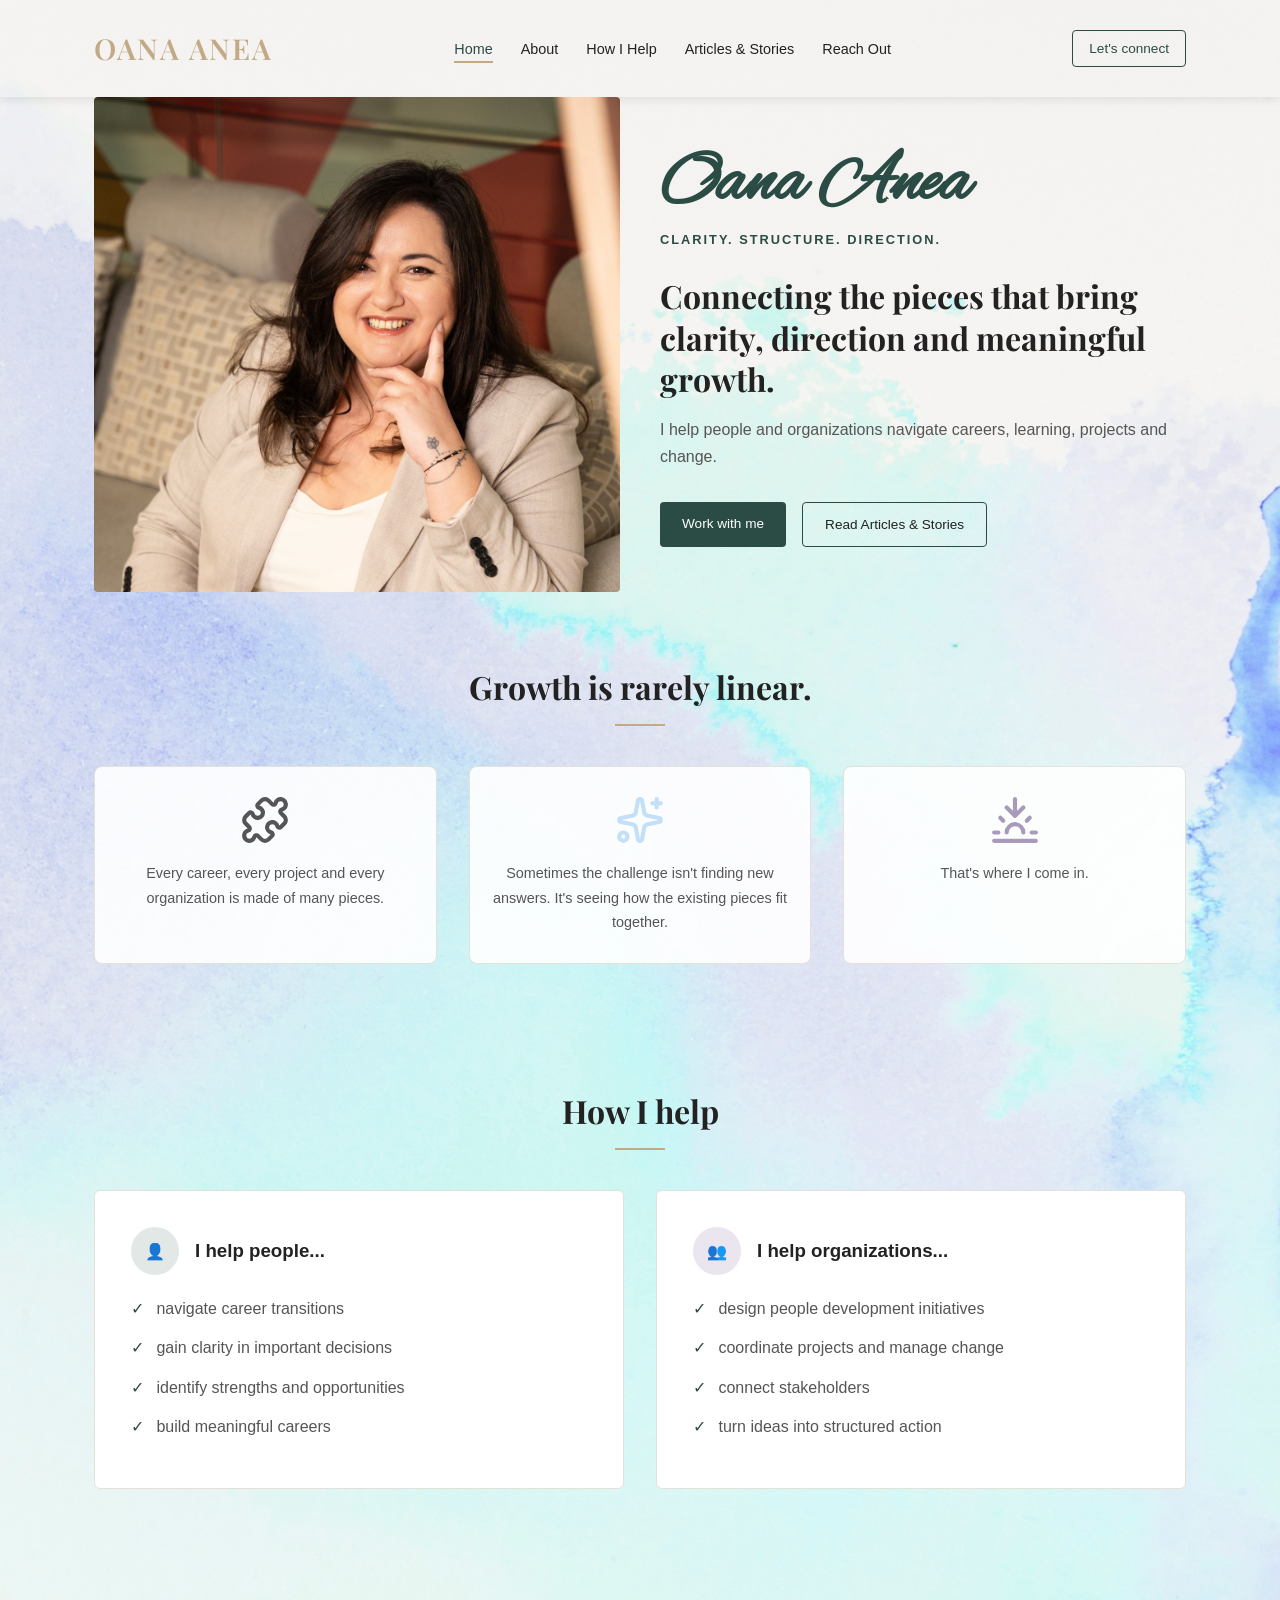
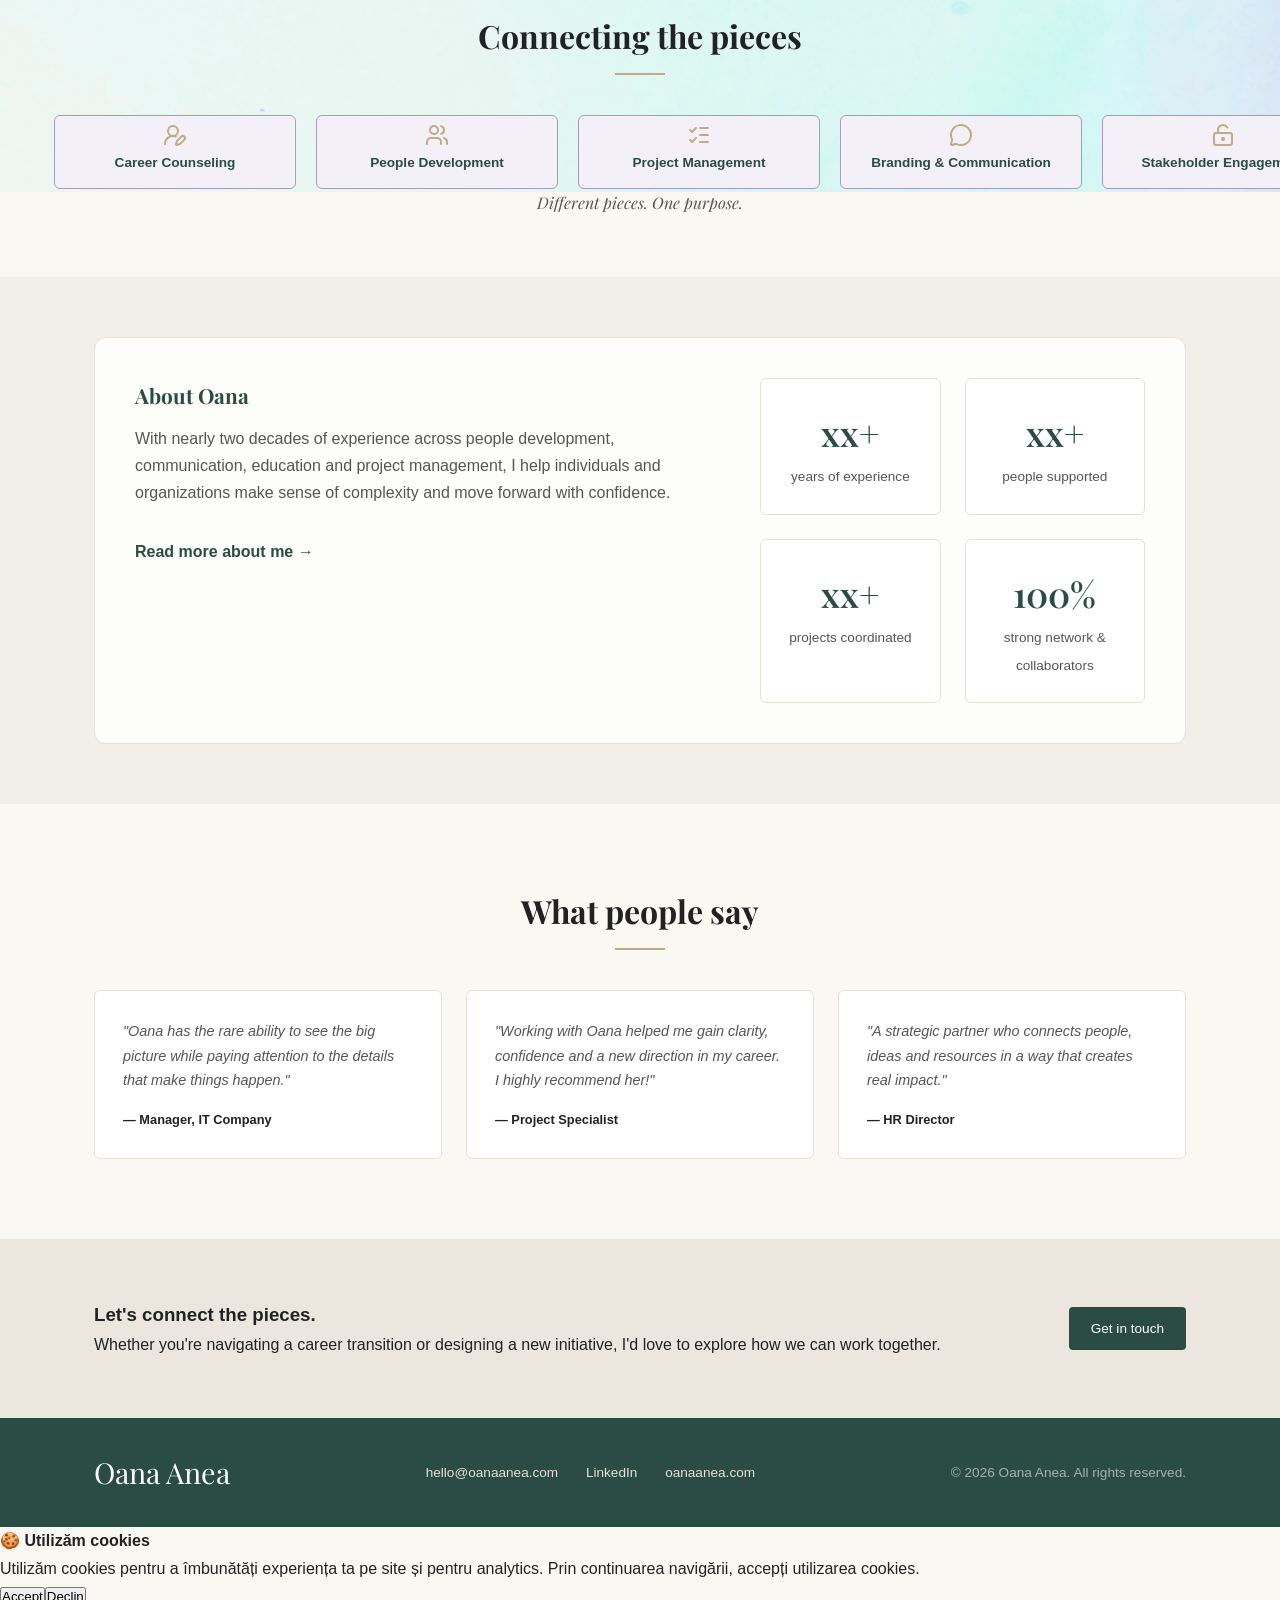
<file: index.html>
<!doctype html>
<html lang="ro">
  <head>
    <meta charset="UTF-8" />
    <meta name="viewport" content="width=device-width, initial-scale=1.0" />
    <title>Oana Anea - Clarity. Structure. Direction.</title>
    <!-- Google Fonts pentru aspect organic/modern -->
    <link rel="preconnect" href="https://fonts.googleapis.com" />
    <link rel="preconnect" href="https://fonts.gstatic.com" crossorigin />
    <link
      rel="stylesheet"
      href="https://cdnjs.cloudflare.com/ajax/libs/font-awesome/6.7.2/css/all.min.css"
    />
    <link
      href="https://fonts.googleapis.com/css2?family=Alex+Brush&family=Plus+Jakarta+Sans:wght@300;400;500;600&family=Playfair+Display:ital,wght@0,400;0,600;1,400&display=swap"
      rel="stylesheet"
    />
    <link rel="stylesheet" href="style.css" />
  </head>
  <body>
    <!-- Header / Navigație -->
    <header class="site-header">
      <div class="container navbar">
        <div class="logo">
          <a href="index.html">Oana Anea</a>
        </div>
        <nav class="menu">
          <ul>
            <li><a href="index.html" class="active">Home</a></li>
            <li><a href="despre-mine.html">About</a></li>
            <li><a href="servicii.html">How I Help</a></li>
            <li><a href="blog.html">Articles & Stories</a></li>
            <li><a href="contact.html">Reach Out</a></li>
          </ul>
        </nav>
        <div class="header-cta">
          <a href="contact.html" class="btn btn-outline-sm">Let's connect</a>
        </div>
      </div>
    </header>

    <!-- Hero Section -->
    <section class="hero">
      <div class="container hero-grid">
        <div class="hero-image">
          <img src="poza_oana.jfif" alt="Oana Anea" />
        </div>
        <div class="hero-content">
          <h1 class="script-title">Oana Anea</h1>
          <p class="hero-tagline">CLARITY. STRUCTURE. DIRECTION.</p>
          <h2 class="hero-heading">
            Connecting the pieces that bring clarity, direction and meaningful
            growth.
          </h2>
          <p class="hero-description">
            I help people and organizations navigate careers, learning, projects
            and change.
          </p>
          <div class="cta-buttons">
            <a href="contact.html" class="btn btn-primary">Work with me</a>
            <a href="blog.html" class="btn btn-secondary"
              >Read Articles & Stories</a
            >
          </div>
        </div>
      </div>
    </section>

    <!-- Section: Growth -->
    <section class="growth-section">
      <div class="container">
        <h2 class="section-title">Growth is rarely linear.</h2>
        <div class="divider"></div>
        <div class="three-cols">
          <div class="col-item">
            <div class="icon">
              <svg
                xmlns="http://www.w3.org/2000/svg"
                width="24"
                height="24"
                viewBox="0 0 24 24"
                fill="none"
                stroke="#555555"
                stroke-width="2"
                stroke-linecap="round"
                stroke-linejoin="round"
                class="lucide lucide-puzzle-icon lucide-puzzle"
              >
                <path
                  d="M15.39 4.39a1 1 0 0 0 1.68-.474 2.5 2.5 0 1 1 3.014 3.015 1 1 0 0 0-.474 1.68l1.683 1.682a2.414 2.414 0 0 1 0 3.414L19.61 15.39a1 1 0 0 1-1.68-.474 2.5 2.5 0 1 0-3.014 3.015 1 1 0 0 1 .474 1.68l-1.683 1.682a2.414 2.414 0 0 1-3.414 0L8.61 19.61a1 1 0 0 0-1.68.474 2.5 2.5 0 1 1-3.014-3.015 1 1 0 0 0 .474-1.68l-1.683-1.682a2.414 2.414 0 0 1 0-3.414L4.39 8.61a1 1 0 0 1 1.68.474 2.5 2.5 0 1 0 3.014-3.015 1 1 0 0 1-.474-1.68l1.683-1.682a2.414 2.414 0 0 1 3.414 0z"
                />
              </svg>
            </div>
            <p>
              Every career, every project and every organization is made of many
              pieces.
            </p>
          </div>
          <div class="col-item">
            <div class="icon">
              <svg
                xmlns="http://www.w3.org/2000/svg"
                width="24"
                height="24"
                viewBox="0 0 24 24"
                fill="none"
                stroke="#c4e0f8"
                stroke-width="2"
                stroke-linecap="round"
                stroke-linejoin="round"
                class="lucide lucide-sparkles-icon lucide-sparkles"
              >
                <path
                  d="M11.017 2.814a1 1 0 0 1 1.966 0l1.051 5.558a2 2 0 0 0 1.594 1.594l5.558 1.051a1 1 0 0 1 0 1.966l-5.558 1.051a2 2 0 0 0-1.594 1.594l-1.051 5.558a1 1 0 0 1-1.966 0l-1.051-5.558a2 2 0 0 0-1.594-1.594l-5.558-1.051a1 1 0 0 1 0-1.966l5.558-1.051a2 2 0 0 0 1.594-1.594z"
                />
                <path d="M20 2v4" />
                <path d="M22 4h-4" />
                <circle cx="4" cy="20" r="2" />
              </svg>
            </div>
            <p>
              Sometimes the challenge isn't finding new answers. It's seeing how
              the existing pieces fit together.
            </p>
          </div>
          <div class="col-item">
            <div class="icon">
              <svg
                xmlns="http://www.w3.org/2000/svg"
                width="24"
                height="24"
                viewBox="0 0 24 24"
                fill="none"
                stroke="currentColor"
                stroke-width="2"
                stroke-linecap="round"
                stroke-linejoin="round"
                class="lucide lucide-sunset-icon lucide-sunset"
              >
                <path d="M12 10V2" />
                <path d="m4.93 10.93 1.41 1.41" />
                <path d="M2 18h2" />
                <path d="M20 18h2" />
                <path d="m19.07 10.93-1.41 1.41" />
                <path d="M22 22H2" />
                <path d="m16 6-4 4-4-4" />
                <path d="M16 18a4 4 0 0 0-8 0" />
              </svg>
            </div>
            <p>That's where I come in.</p>
          </div>
        </div>
      </div>
    </section>

    <!-- Section: How I Help -->
    <section class="how-i-help">
      <div class="container">
        <h2 class="section-title">How I help</h2>
        <div class="divider"></div>
        <div class="help-grid">
          <div class="help-card">
            <div class="help-header">
              <span class="icon-circle">👤</span>
              <h3>I help people...</h3>
            </div>
            <ul>
              <li><span>✓</span> navigate career transitions</li>
              <li><span>✓</span> gain clarity in important decisions</li>
              <li><span>✓</span> identify strengths and opportunities</li>
              <li><span>✓</span> build meaningful careers</li>
            </ul>
          </div>
          <div class="help-card">
            <div class="help-header">
              <span class="icon-circle">👥</span>
              <h3>I help organizations...</h3>
            </div>
            <ul>
              <li><span>✓</span> design people development initiatives</li>
              <li><span>✓</span> coordinate projects and manage change</li>
              <li><span>✓</span> connect stakeholders</li>
              <li><span>✓</span> turn ideas into structured action</li>
            </ul>
          </div>
        </div>
      </div>
    </section>

    <!-- Section: Connecting the pieces (Cu modificarea solicitată) -->
    <section class="connecting-pieces">
      <div class="container">
        <h2 class="section-title">Connecting the pieces</h2>
        <div class="divider"></div>
        <div class="categories-grid">
          <div class="cat-item active-item">
            <div class="cat-icon">
              <svg
                xmlns="http://www.w3.org/2000/svg"
                width="24"
                height="24"
                viewBox="0 0 24 24"
                fill="none"
                stroke="#c2aa85"
                stroke-width="2"
                stroke-linecap="round"
                stroke-linejoin="round"
                class="lucide lucide-user-round-pen-icon lucide-user-round-pen"
              >
                <path d="M2 21a8 8 0 0 1 10.821-7.487" />
                <path
                  d="M21.378 16.626a1 1 0 0 0-3.004-3.004l-4.01 4.012a2 2 0 0 0-.506.854l-.837 2.87a.5.5 0 0 0 .62.62l2.87-.837a2 2 0 0 0 .854-.506z"
                />
                <circle cx="10" cy="8" r="5" />
              </svg>
            </div>
            <span>Career Counseling</span>
          </div>
          <div class="cat-item active-item">
            <div class="cat-icon">
              <svg
                xmlns="http://www.w3.org/2000/svg"
                width="24"
                height="24"
                viewBox="0 0 24 24"
                fill="none"
                stroke="#c2aa85"
                stroke-width="2"
                stroke-linecap="round"
                stroke-linejoin="round"
                class="lucide lucide-users-icon lucide-users"
              >
                <path d="M16 21v-2a4 4 0 0 0-4-4H6a4 4 0 0 0-4 4v2" />
                <path d="M16 3.128a4 4 0 0 1 0 7.744" />
                <path d="M22 21v-2a4 4 0 0 0-3-3.87" />
                <circle cx="9" cy="7" r="4" />
              </svg>
            </div>
            <span>People Development</span>
          </div>
          <div class="cat-item active-item">
            <div class="cat-icon">
              <svg
                xmlns="http://www.w3.org/2000/svg"
                width="24"
                height="24"
                viewBox="0 0 24 24"
                fill="none"
                stroke="#c2aa85"
                stroke-width="2"
                stroke-linecap="round"
                stroke-linejoin="round"
                class="lucide lucide-list-checks-icon lucide-list-checks"
              >
                <path d="M13 5h8" />
                <path d="M13 12h8" />
                <path d="M13 19h8" />
                <path d="m3 17 2 2 4-4" />
                <path d="m3 7 2 2 4-4" />
              </svg>
            </div>
            <span>Project Management</span>
          </div>
          <!-- Modificat conform schiței -->
          <div class="cat-item active-item">
            <div class="cat-icon">
              <svg
                xmlns="http://www.w3.org/2000/svg"
                width="24"
                height="24"
                viewBox="0 0 24 24"
                fill="none"
                stroke="#c2aa85"
                stroke-width="2"
                stroke-linecap="round"
                stroke-linejoin="round"
                class="lucide lucide-message-circle-icon lucide-message-circle"
              >
                <path
                  d="M2.992 16.342a2 2 0 0 1 .094 1.167l-1.065 3.29a1 1 0 0 0 1.236 1.168l3.413-.998a2 2 0 0 1 1.099.092 10 10 0 1 0-4.777-4.719"
                />
              </svg>
            </div>
            <span>Branding & Communication</span>
          </div>
          <div class="cat-item active-item">
            <div class="cat-icon">
              <svg
                xmlns="http://www.w3.org/2000/svg"
                width="24"
                height="24"
                viewBox="0 0 24 24"
                fill="none"
                stroke="#c2aa85"
                stroke-width="2"
                stroke-linecap="round"
                stroke-linejoin="round"
                class="lucide lucide-lock-keyhole-open-icon lucide-lock-keyhole-open"
              >
                <circle cx="12" cy="16" r="1" />
                <rect width="18" height="12" x="3" y="10" rx="2" />
                <path d="M7 10V7a5 5 0 0 1 9.33-2.5" />
              </svg>
            </div>
            <span>Stakeholder Engagement</span>
          </div>
        </div>
        <p class="subtitle-italic">Different pieces. One purpose.</p>
      </div>
    </section>

    <!-- Section: About & Stats (Fără poza mică rotundă și fără $) -->
    <section class="about-stats">
      <div class="container">
        <div class="about-wrapper">
          <div class="about-text">
            <h3>About Oana</h3>
            <p>
              With nearly two decades of experience across people development,
              communication, education and project management, I help
              individuals and organizations make sense of complexity and move
              forward with confidence.
            </p>
            <a href="despre-mine.html" class="link-arrow"
              >Read more about me →</a
            >
          </div>
          <div class="stats-grid">
            <div class="stat-card">
              <span class="stat-number">xx+</span>
              <span class="stat-label">years of experience</span>
            </div>
            <div class="stat-card">
              <span class="stat-number">xx+</span>
              <span class="stat-label">people supported</span>
            </div>
            <div class="stat-card">
              <span class="stat-number">xx+</span>
              <span class="stat-label">projects coordinated</span>
            </div>
            <div class="stat-card">
              <span class="stat-number">100%</span>
              <span class="stat-label">strong network & collaborators</span>
            </div>
          </div>
        </div>
      </div>
    </section>

    <!-- Section: Testimonials -->
    <section class="testimonials">
      <div class="container">
        <h2 class="section-title">What people say</h2>
        <div class="divider"></div>
        <div class="testimonials-grid">
          <div class="testimonial-card">
            <p class="quote">
              "Oana has the rare ability to see the big picture while paying
              attention to the details that make things happen."
            </p>
            <span class="author">— Manager, IT Company</span>
          </div>
          <div class="testimonial-card">
            <p class="quote">
              "Working with Oana helped me gain clarity, confidence and a new
              direction in my career. I highly recommend her!"
            </p>
            <span class="author">— Project Specialist</span>
          </div>
          <div class="testimonial-card">
            <p class="quote">
              "A strategic partner who connects people, ideas and resources in a
              way that creates real impact."
            </p>
            <span class="author">— HR Director</span>
          </div>
        </div>
      </div>
    </section>

    <!-- Footer Banner / Call to Action -->
    <section class="bottom-cta">
      <div class="container cta-flex">
        <div>
          <h3>Let's connect the pieces.</h3>
          <p>
            Whether you're navigating a career transition or designing a new
            initiative, I'd love to explore how we can work together.
          </p>
        </div>
        <a href="contact.html" class="btn btn-primary">Get in touch</a>
      </div>
    </section>

    <!-- Footer -->
    <footer class="site-footer">
      <div class="container footer-content">
        <div class="footer-logo">Oana Anea</div>
        <div class="footer-links">
          <a href="mailto:hello@oanaanea.com">hello@oanaanea.com</a>
          <a href="#">LinkedIn</a>
          <a href="#">oanaanea.com</a>
        </div>
        <div class="copy">&copy; 2026 Oana Anea. All rights reserved.</div>
      </div>
    </footer>
    <script src="script.js"></script>
  </body>
</html>
</file>
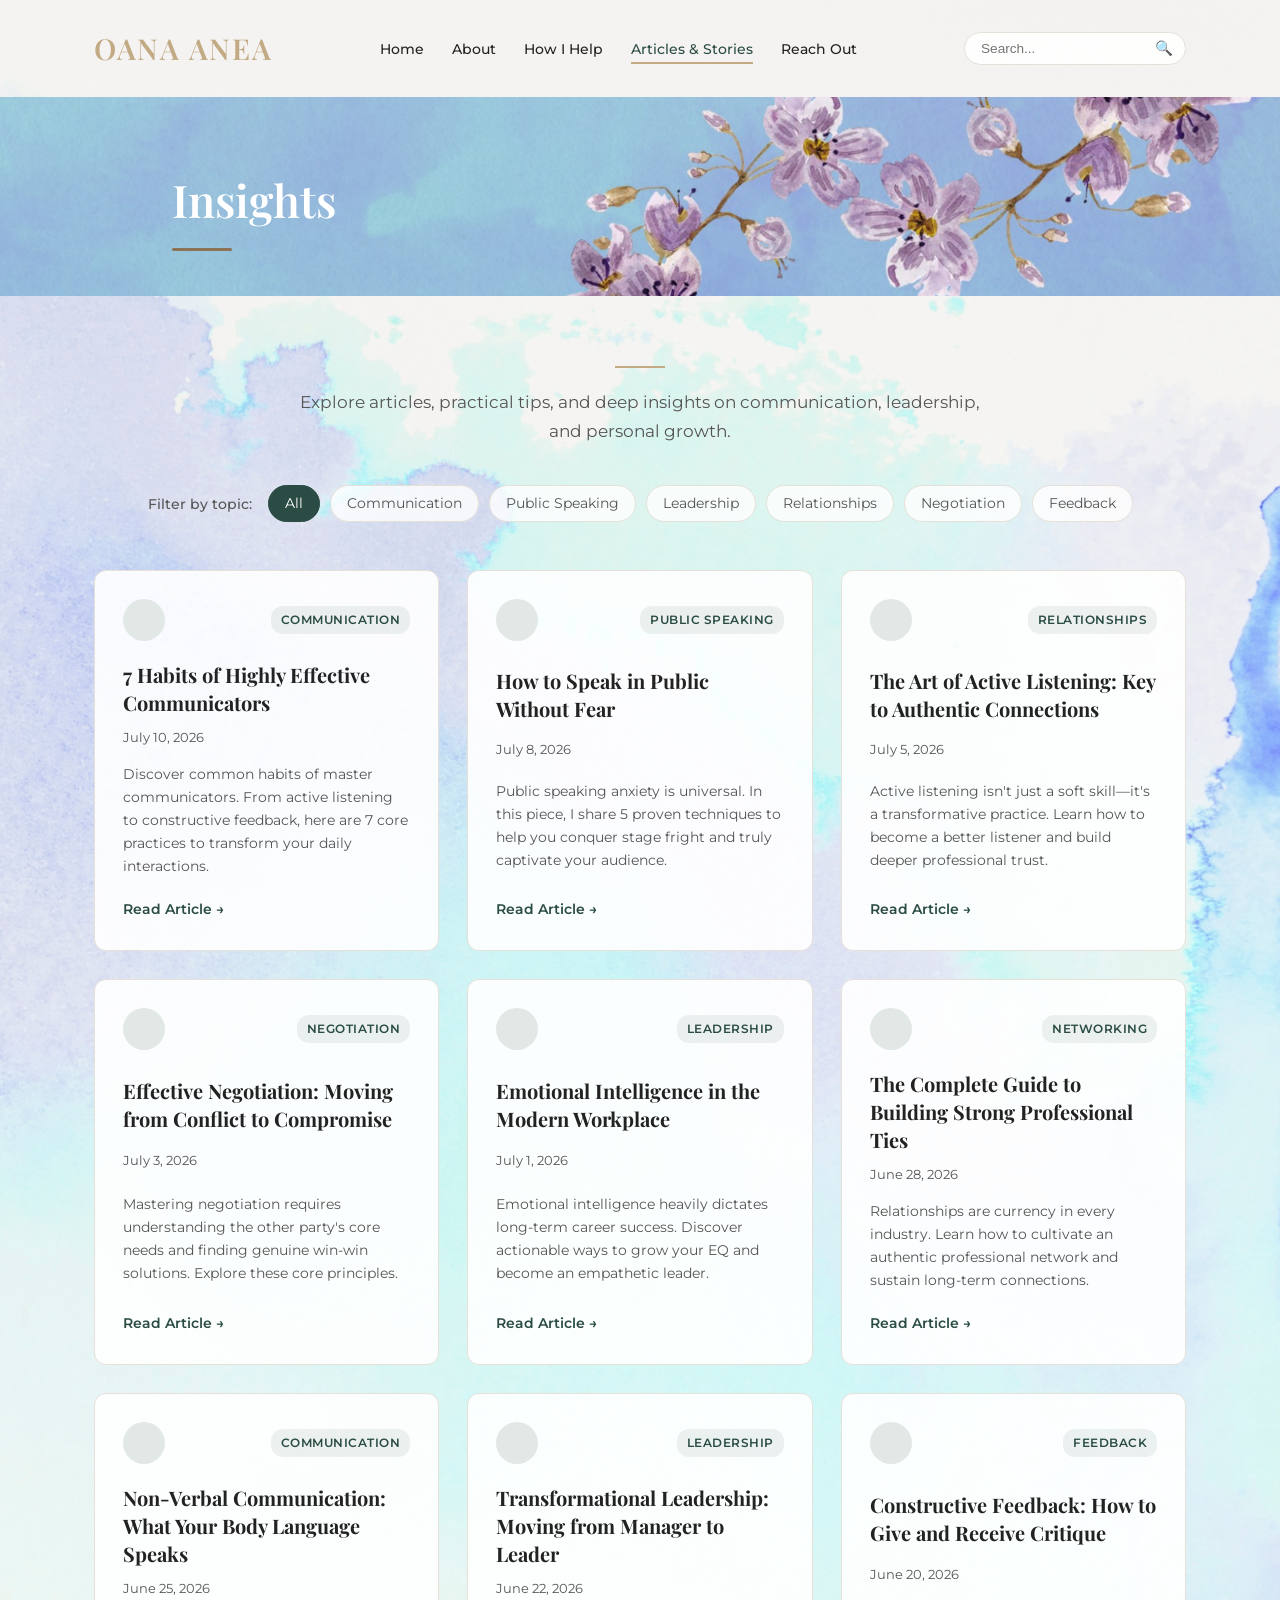
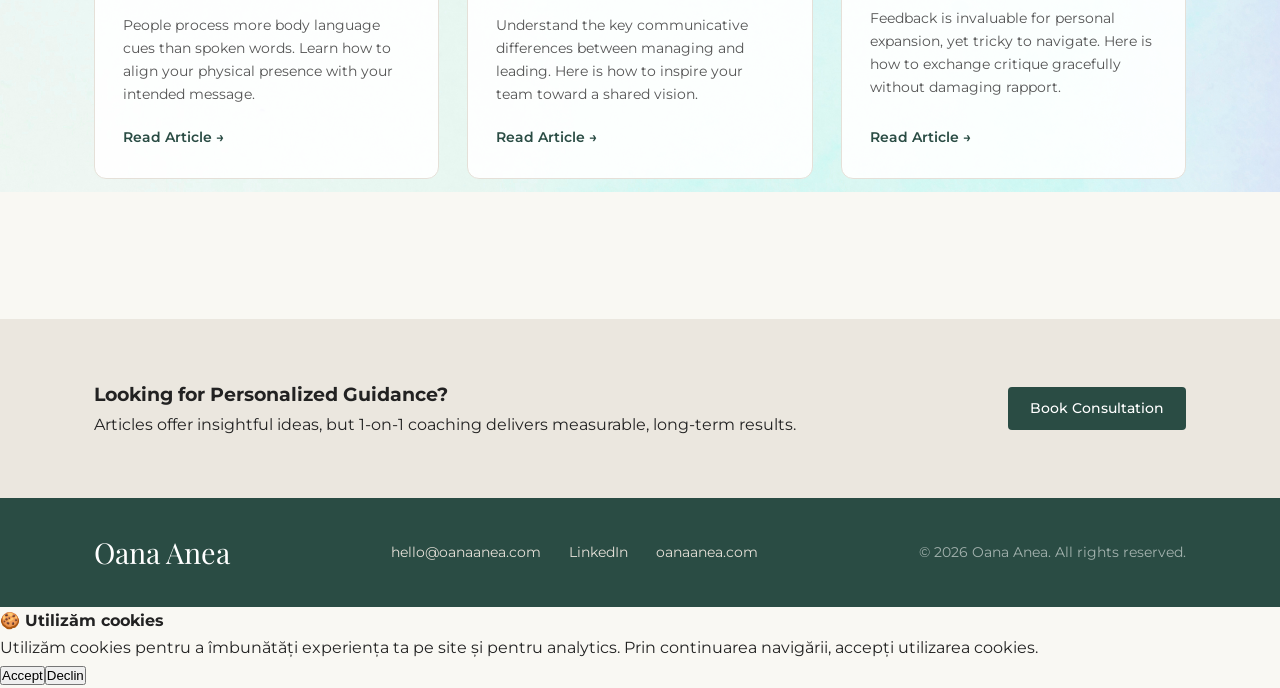
<file: blog.html>
<!doctype html>
<html lang="en">
  <head>
    <meta charset="UTF-8" />
    <meta name="viewport" content="width=device-width, initial-scale=1.0" />
    <title>Articles & Stories - Oana Anea</title>

    <!-- Import Fonturi Oficiale -->
    <link rel="preconnect" href="https://fonts.googleapis.com" />
    <link rel="preconnect" href="https://fonts.gstatic.com" crossorigin />
    <link
      href="https://fonts.googleapis.com/css2?family=Montserrat:wght@400;500;600&family=Playfair+Display:ital,wght@0,400;0,600;1,400&display=swap"
      rel="stylesheet"
    />

    <!-- Conectare CSS -->
    <link rel="stylesheet" href="style.css" />
  </head>
  <body>
    <!-- Header & Navigation -->
    <header class="site-header">
      <div class="container">
        <div class="navbar">
          <div class="logo">
            <a href="index.html">Oana Anea</a>
          </div>
          <nav class="menu">
            <ul>
              <li><a href="index.html">Home</a></li>
              <li><a href="despre-mine.html">About</a></li>
              <li><a href="servicii.html">How I Help</a></li>
              <li><a href="blog.html" class="active">Articles & Stories</a></li>
              <li><a href="contact.html">Reach Out</a></li>
            </ul>
          </nav>
          <div class="search-box">
            <input type="text" id="searchInput" placeholder="Search..." />
            <button id="searchBtn" class="search-btn">🔍</button>
          </div>
          <button class="menu-toggle" id="menuToggle">☰</button>
        </div>
      </div>
    </header>

    <section class="about-hero-section">
      <div class="container">
        <h1 class="page-title">Insights</h1>
        <div class="divider"></div>
      </div>
    </section>
    <section class="page-section">
      <div class="container">
        <div class="divider"></div>
        <p class="intro-text">
          Explore articles, practical tips, and deep insights on communication,
          leadership, and personal growth.
        </p>

        <!-- Categories Filter Bar -->
        <div class="categories-bar">
          <span class="categories-label">Filter by topic:</span>
          <div class="categories-list">
            <a href="#" class="category-tag active">All</a>
            <a href="#" class="category-tag">Communication</a>
            <a href="#" class="category-tag">Public Speaking</a>
            <a href="#" class="category-tag">Leadership</a>
            <a href="#" class="category-tag">Relationships</a>
            <a href="#" class="category-tag">Negotiation</a>
            <a href="#" class="category-tag">Feedback</a>
          </div>
        </div>

        <!-- Blog Grid -->
        <div class="blog-grid">
          <!-- Article 1 -->
          <article class="blog-card">
            <div class="blog-card-header">
              <div class="blog-icon-circle"></div>
              <span class="blog-category-badge">Communication</span>
            </div>
            <h2 class="blog-card-title">
              <a href="#">7 Habits of Highly Effective Communicators</a>
            </h2>
            <div class="blog-meta">
              <span class="blog-date">July 10, 2026</span>
            </div>
            <p class="blog-excerpt">
              Discover common habits of master communicators. From active
              listening to constructive feedback, here are 7 core practices to
              transform your daily interactions.
            </p>
            <a href="#" class="read-more">Read Article →</a>
          </article>

          <!-- Article 2 -->
          <article class="blog-card">
            <div class="blog-card-header">
              <div class="blog-icon-circle"></div>
              <span class="blog-category-badge">Public Speaking</span>
            </div>
            <h2 class="blog-card-title">
              <a href="#">How to Speak in Public Without Fear</a>
            </h2>
            <div class="blog-meta">
              <span class="blog-date">July 8, 2026</span>
            </div>
            <p class="blog-excerpt">
              Public speaking anxiety is universal. In this piece, I share 5
              proven techniques to help you conquer stage fright and truly
              captivate your audience.
            </p>
            <a href="#" class="read-more">Read Article →</a>
          </article>

          <!-- Article 3 -->
          <article class="blog-card">
            <div class="blog-card-header">
              <div class="blog-icon-circle"></div>
              <span class="blog-category-badge">Relationships</span>
            </div>
            <h2 class="blog-card-title">
              <a href="#"
                >The Art of Active Listening: Key to Authentic Connections</a
              >
            </h2>
            <div class="blog-meta">
              <span class="blog-date">July 5, 2026</span>
            </div>
            <p class="blog-excerpt">
              Active listening isn't just a soft skill—it's a transformative
              practice. Learn how to become a better listener and build deeper
              professional trust.
            </p>
            <a href="#" class="read-more">Read Article →</a>
          </article>

          <!-- Article 4 -->
          <article class="blog-card">
            <div class="blog-card-header">
              <div class="blog-icon-circle"></div>
              <span class="blog-category-badge">Negotiation</span>
            </div>
            <h2 class="blog-card-title">
              <a href="#"
                >Effective Negotiation: Moving from Conflict to Compromise</a
              >
            </h2>
            <div class="blog-meta">
              <span class="blog-date">July 3, 2026</span>
            </div>
            <p class="blog-excerpt">
              Mastering negotiation requires understanding the other party's
              core needs and finding genuine win-win solutions. Explore these
              core principles.
            </p>
            <a href="#" class="read-more">Read Article →</a>
          </article>

          <!-- Article 5 -->
          <article class="blog-card">
            <div class="blog-card-header">
              <div class="blog-icon-circle"></div>
              <span class="blog-category-badge">Leadership</span>
            </div>
            <h2 class="blog-card-title">
              <a href="#">Emotional Intelligence in the Modern Workplace</a>
            </h2>
            <div class="blog-meta">
              <span class="blog-date">July 1, 2026</span>
            </div>
            <p class="blog-excerpt">
              Emotional intelligence heavily dictates long-term career success.
              Discover actionable ways to grow your EQ and become an empathetic
              leader.
            </p>
            <a href="#" class="read-more">Read Article →</a>
          </article>

          <!-- Article 6 -->
          <article class="blog-card">
            <div class="blog-card-header">
              <div class="blog-icon-circle"></div>
              <span class="blog-category-badge">Networking</span>
            </div>
            <h2 class="blog-card-title">
              <a href="#"
                >The Complete Guide to Building Strong Professional Ties</a
              >
            </h2>
            <div class="blog-meta">
              <span class="blog-date">June 28, 2026</span>
            </div>
            <p class="blog-excerpt">
              Relationships are currency in every industry. Learn how to
              cultivate an authentic professional network and sustain long-term
              connections.
            </p>
            <a href="#" class="read-more">Read Article →</a>
          </article>

          <!-- Article 7 -->
          <article class="blog-card">
            <div class="blog-card-header">
              <div class="blog-icon-circle"></div>
              <span class="blog-category-badge">Communication</span>
            </div>
            <h2 class="blog-card-title">
              <a href="#"
                >Non-Verbal Communication: What Your Body Language Speaks</a
              >
            </h2>
            <div class="blog-meta">
              <span class="blog-date">June 25, 2026</span>
            </div>
            <p class="blog-excerpt">
              People process more body language cues than spoken words. Learn
              how to align your physical presence with your intended message.
            </p>
            <a href="#" class="read-more">Read Article →</a>
          </article>

          <!-- Article 8 -->
          <article class="blog-card">
            <div class="blog-card-header">
              <div class="blog-icon-circle"></div>
              <span class="blog-category-badge">Leadership</span>
            </div>
            <h2 class="blog-card-title">
              <a href="#"
                >Transformational Leadership: Moving from Manager to Leader</a
              >
            </h2>
            <div class="blog-meta">
              <span class="blog-date">June 22, 2026</span>
            </div>
            <p class="blog-excerpt">
              Understand the key communicative differences between managing and
              leading. Here is how to inspire your team toward a shared vision.
            </p>
            <a href="#" class="read-more">Read Article →</a>
          </article>

          <!-- Article 9 -->
          <article class="blog-card">
            <div class="blog-card-header">
              <div class="blog-icon-circle"></div>
              <span class="blog-category-badge">Feedback</span>
            </div>
            <h2 class="blog-card-title">
              <a href="#"
                >Constructive Feedback: How to Give and Receive Critique</a
              >
            </h2>
            <div class="blog-meta">
              <span class="blog-date">June 20, 2026</span>
            </div>
            <p class="blog-excerpt">
              Feedback is invaluable for personal expansion, yet tricky to
              navigate. Here is how to exchange critique gracefully without
              damaging rapport.
            </p>
            <a href="#" class="read-more">Read Article →</a>
          </article>
        </div>
      </div>
    </section>

    <!-- Footer Banner / Call to Action -->
    <section class="bottom-cta">
      <div class="container cta-flex">
        <div>
          <h3>Looking for Personalized Guidance?</h3>
          <p>
            Articles offer insightful ideas, but 1-on-1 coaching delivers
            measurable, long-term results.
          </p>
        </div>
        <a href="contact.html" class="btn btn-primary">Book Consultation</a>
      </div>
    </section>

    <!-- Footer -->
    <footer class="site-footer">
      <div class="container">
        <div class="footer-content">
          <div class="footer-logo">Oana Anea</div>
          <div class="footer-links">
            <a href="mailto:hello@oanaanea.com">hello@oanaanea.com</a>
            <a href="#">LinkedIn</a>
            <a href="index.html">oanaanea.com</a>
          </div>
          <div class="copy">&copy; 2026 Oana Anea. All rights reserved.</div>
        </div>
      </div>
    </footer>

    <script src="script.js"></script>
  </body>
</html>
</file>
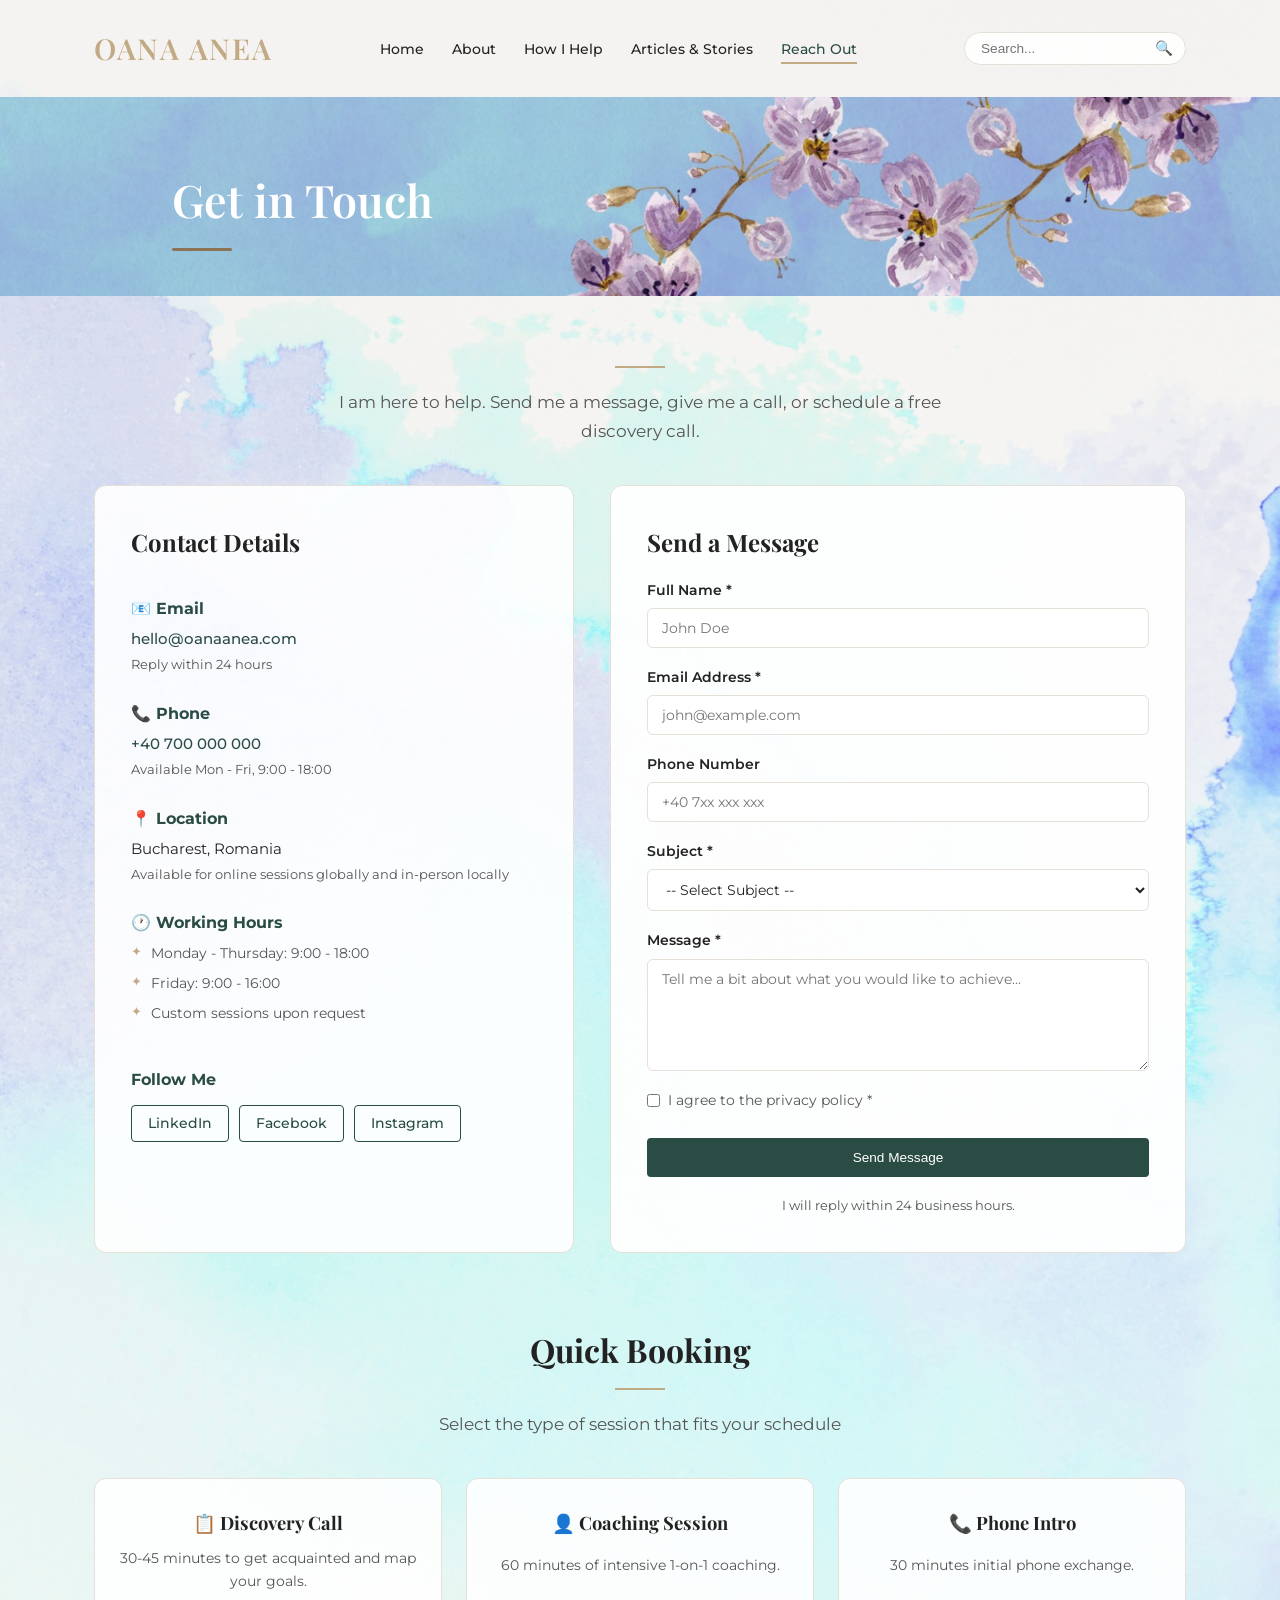
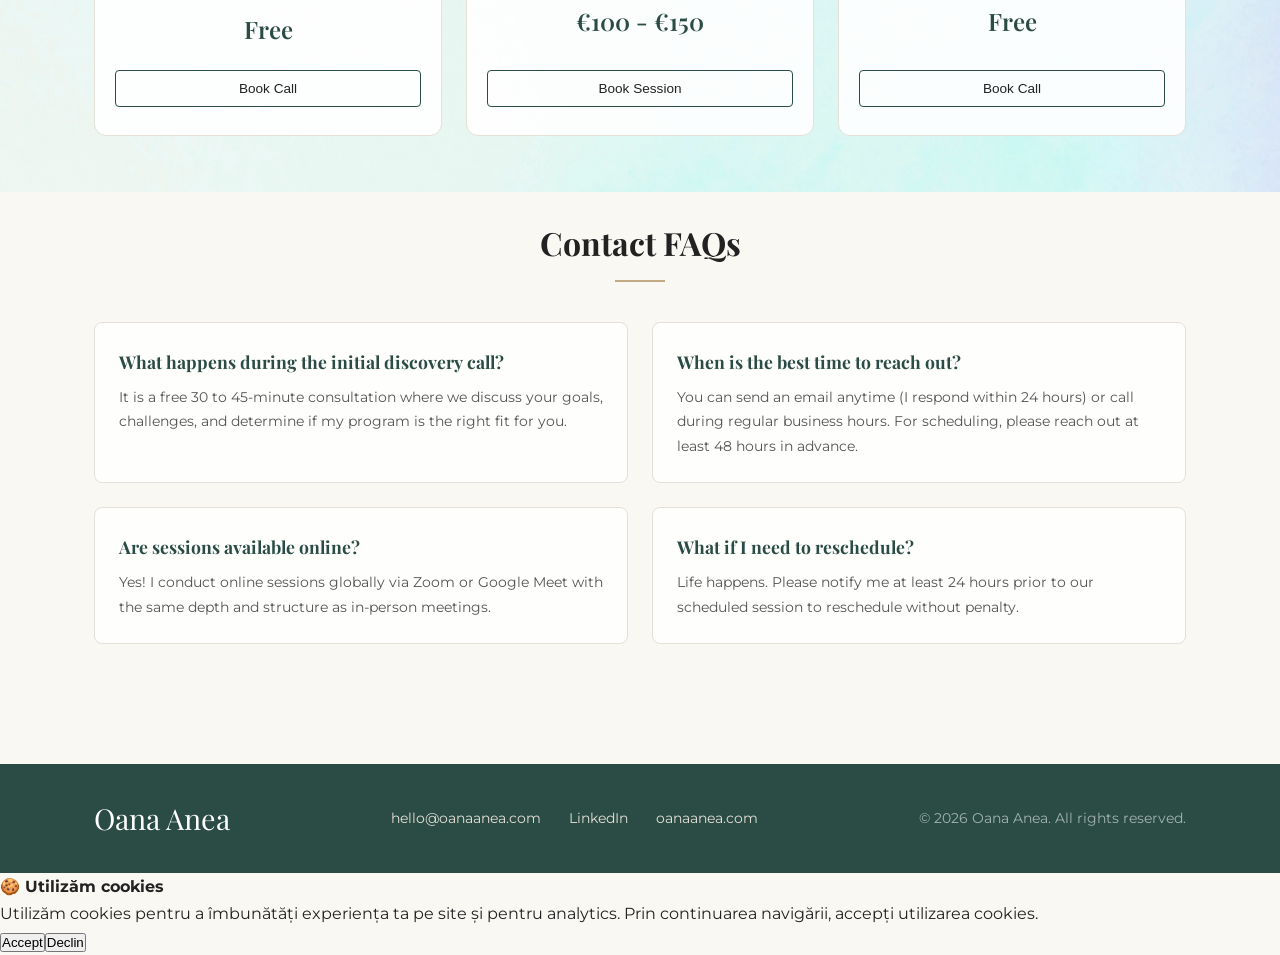
<file: contact.html>
<!doctype html>
<html lang="en">
  <head>
    <meta charset="UTF-8" />
    <meta name="viewport" content="width=device-width, initial-scale=1.0" />
    <title>Reach Out - Oana Anea</title>

    <!-- Import Fonturi Oficiale -->
    <link rel="preconnect" href="https://fonts.googleapis.com" />
    <link rel="preconnect" href="https://fonts.gstatic.com" crossorigin />
    <link
      href="https://fonts.googleapis.com/css2?family=Montserrat:wght@400;500;600&family=Playfair+Display:ital,wght@0,400;0,600;1,400&display=swap"
      rel="stylesheet"
    />

    <!-- Conectare CSS -->
    <link rel="stylesheet" href="style.css" />
  </head>
  <body>
    <!-- Header & Navigation -->
    <header class="site-header">
      <div class="container">
        <div class="navbar">
          <div class="logo">
            <a href="index.html">Oana Anea</a>
          </div>
          <nav class="menu">
            <ul>
              <li><a href="index.html">Home</a></li>
              <li><a href="despre-mine.html">About</a></li>
              <li><a href="servicii.html">How I Help</a></li>
              <li><a href="blog.html">Articles & Stories</a></li>
              <li><a href="contact.html" class="active">Reach Out</a></li>
            </ul>
          </nav>
          <div class="search-box">
            <input type="text" id="searchInput" placeholder="Search..." />
            <button id="searchBtn" class="search-btn">🔍</button>
          </div>
          <button class="menu-toggle" id="menuToggle">☰</button>
        </div>
      </div>
    </header>

    <section class="about-hero-section">
      <div class="container">
        <h1 class="page-title">Get in Touch</h1>
        <div class="divider"></div>
      </div>
    </section>
    <section class="page-section">
      <div class="container">
        <div class="divider"></div>
        <p class="intro-text">
          I am here to help. Send me a message, give me a call, or schedule a
          free discovery call.
        </p>

        <div class="contact-grid">
          <!-- Contact Information -->
          <div class="contact-info-card">
            <h2>Contact Details</h2>

            <div class="contact-item">
              <h3>📧 Email</h3>
              <p>
                <a href="mailto:hello@oanaanea.com">hello@oanaanea.com</a>
              </p>
              <p class="small-text">Reply within 24 hours</p>
            </div>

            <div class="contact-item">
              <h3>📞 Phone</h3>
              <p><a href="tel:+40700000000">+40 700 000 000</a></p>
              <p class="small-text">Available Mon - Fri, 9:00 - 18:00</p>
            </div>

            <div class="contact-item">
              <h3>📍 Location</h3>
              <p>Bucharest, Romania</p>
              <p class="small-text">
                Available for online sessions globally and in-person locally
              </p>
            </div>

            <div class="contact-item">
              <h3>🕐 Working Hours</h3>
              <ul class="styled-list">
                <li>Monday - Thursday: 9:00 - 18:00</li>
                <li>Friday: 9:00 - 16:00</li>
                <li>Custom sessions upon request</li>
              </ul>
            </div>

            <div class="social-links-block">
              <h3>Follow Me</h3>
              <div class="social-buttons">
                <a href="#" class="btn btn-outline-sm">LinkedIn</a>
                <a href="#" class="btn btn-outline-sm">Facebook</a>
                <a href="#" class="btn btn-outline-sm">Instagram</a>
              </div>
            </div>
          </div>

          <!-- Contact Form -->
          <div class="contact-form-card">
            <h2>Send a Message</h2>
            <form id="contactForm" class="contact-form">
              <div class="form-group">
                <label for="name">Full Name *</label>
                <input
                  type="text"
                  id="name"
                  name="name"
                  placeholder="John Doe"
                  required
                />
              </div>

              <div class="form-group">
                <label for="email">Email Address *</label>
                <input
                  type="email"
                  id="email"
                  name="email"
                  placeholder="john@example.com"
                  required
                />
              </div>

              <div class="form-group">
                <label for="phone">Phone Number</label>
                <input
                  type="tel"
                  id="phone"
                  name="phone"
                  placeholder="+40 7xx xxx xxx"
                />
              </div>

              <div class="form-group">
                <label for="subject">Subject *</label>
                <select id="subject" name="subject" required>
                  <option value="">-- Select Subject --</option>
                  <option value="coaching">Individual Coaching Interest</option>
                  <option value="corporate">Corporate Workshop</option>
                  <option value="workshop">Group Intensive Workshop</option>
                  <option value="collaboration">General Collaboration</option>
                  <option value="other">Other Inquiry</option>
                </select>
              </div>

              <div class="form-group">
                <label for="message">Message *</label>
                <textarea
                  id="message"
                  name="message"
                  rows="5"
                  placeholder="Tell me a bit about what you would like to achieve..."
                  required
                ></textarea>
              </div>

              <div class="form-group checkbox-group">
                <input type="checkbox" id="privacy" name="privacy" required />
                <label for="privacy">I agree to the privacy policy *</label>
              </div>

              <button type="submit" class="btn btn-primary btn-full">
                Send Message
              </button>
              <p class="form-note">I will reply within 24 business hours.</p>
            </form>
          </div>
        </div>

        <!-- Quick Scheduling Section -->
        <section class="quick-scheduling-section">
          <h2 class="section-title">Quick Booking</h2>
          <div class="divider"></div>
          <p class="intro-text">
            Select the type of session that fits your schedule
          </p>

          <div class="scheduling-grid">
            <div class="scheduling-card">
              <h3>📋 Discovery Call</h3>
              <p class="scheduling-desc">
                30-45 minutes to get acquainted and map your goals.
              </p>
              <p class="scheduling-price">Free</p>
              <button
                class="btn btn-secondary"
                onclick="handleScheduling('consultation')"
              >
                Book Call
              </button>
            </div>
            <div class="scheduling-card">
              <h3>👤 Coaching Session</h3>
              <p class="scheduling-desc">
                60 minutes of intensive 1-on-1 coaching.
              </p>
              <p class="scheduling-price">€100 - €150</p>
              <button
                class="btn btn-secondary"
                onclick="handleScheduling('session')"
              >
                Book Session
              </button>
            </div>
            <div class="scheduling-card">
              <h3>📞 Phone Intro</h3>
              <p class="scheduling-desc">30 minutes initial phone exchange.</p>
              <p class="scheduling-price">Free</p>
              <button
                class="btn btn-secondary"
                onclick="handleScheduling('call')"
              >
                Book Call
              </button>
            </div>
          </div>
        </section>

        <!-- FAQ Section -->
        <div class="faq-section">
          <h2 class="section-title">Contact FAQs</h2>
          <div class="divider"></div>
          <div class="faq-grid">
            <div class="faq-card">
              <h3>What happens during the initial discovery call?</h3>
              <p>
                It is a free 30 to 45-minute consultation where we discuss your
                goals, challenges, and determine if my program is the right fit
                for you.
              </p>
            </div>
            <div class="faq-card">
              <h3>When is the best time to reach out?</h3>
              <p>
                You can send an email anytime (I respond within 24 hours) or
                call during regular business hours. For scheduling, please reach
                out at least 48 hours in advance.
              </p>
            </div>
            <div class="faq-card">
              <h3>Are sessions available online?</h3>
              <p>
                Yes! I conduct online sessions globally via Zoom or Google Meet
                with the same depth and structure as in-person meetings.
              </p>
            </div>
            <div class="faq-card">
              <h3>What if I need to reschedule?</h3>
              <p>
                Life happens. Please notify me at least 24 hours prior to our
                scheduled session to reschedule without penalty.
              </p>
            </div>
          </div>
        </div>
      </div>
    </section>

    <!-- Footer -->
    <footer class="site-footer">
      <div class="container">
        <div class="footer-content">
          <div class="footer-logo">Oana Anea</div>
          <div class="footer-links">
            <a href="mailto:hello@oanaanea.com">hello@oanaanea.com</a>
            <a href="#">LinkedIn</a>
            <a href="index.html">oanaanea.com</a>
          </div>
          <div class="copy">&copy; 2026 Oana Anea. All rights reserved.</div>
        </div>
      </div>
    </footer>

    <script src="script.js"></script>
  </body>
</html>
</file>
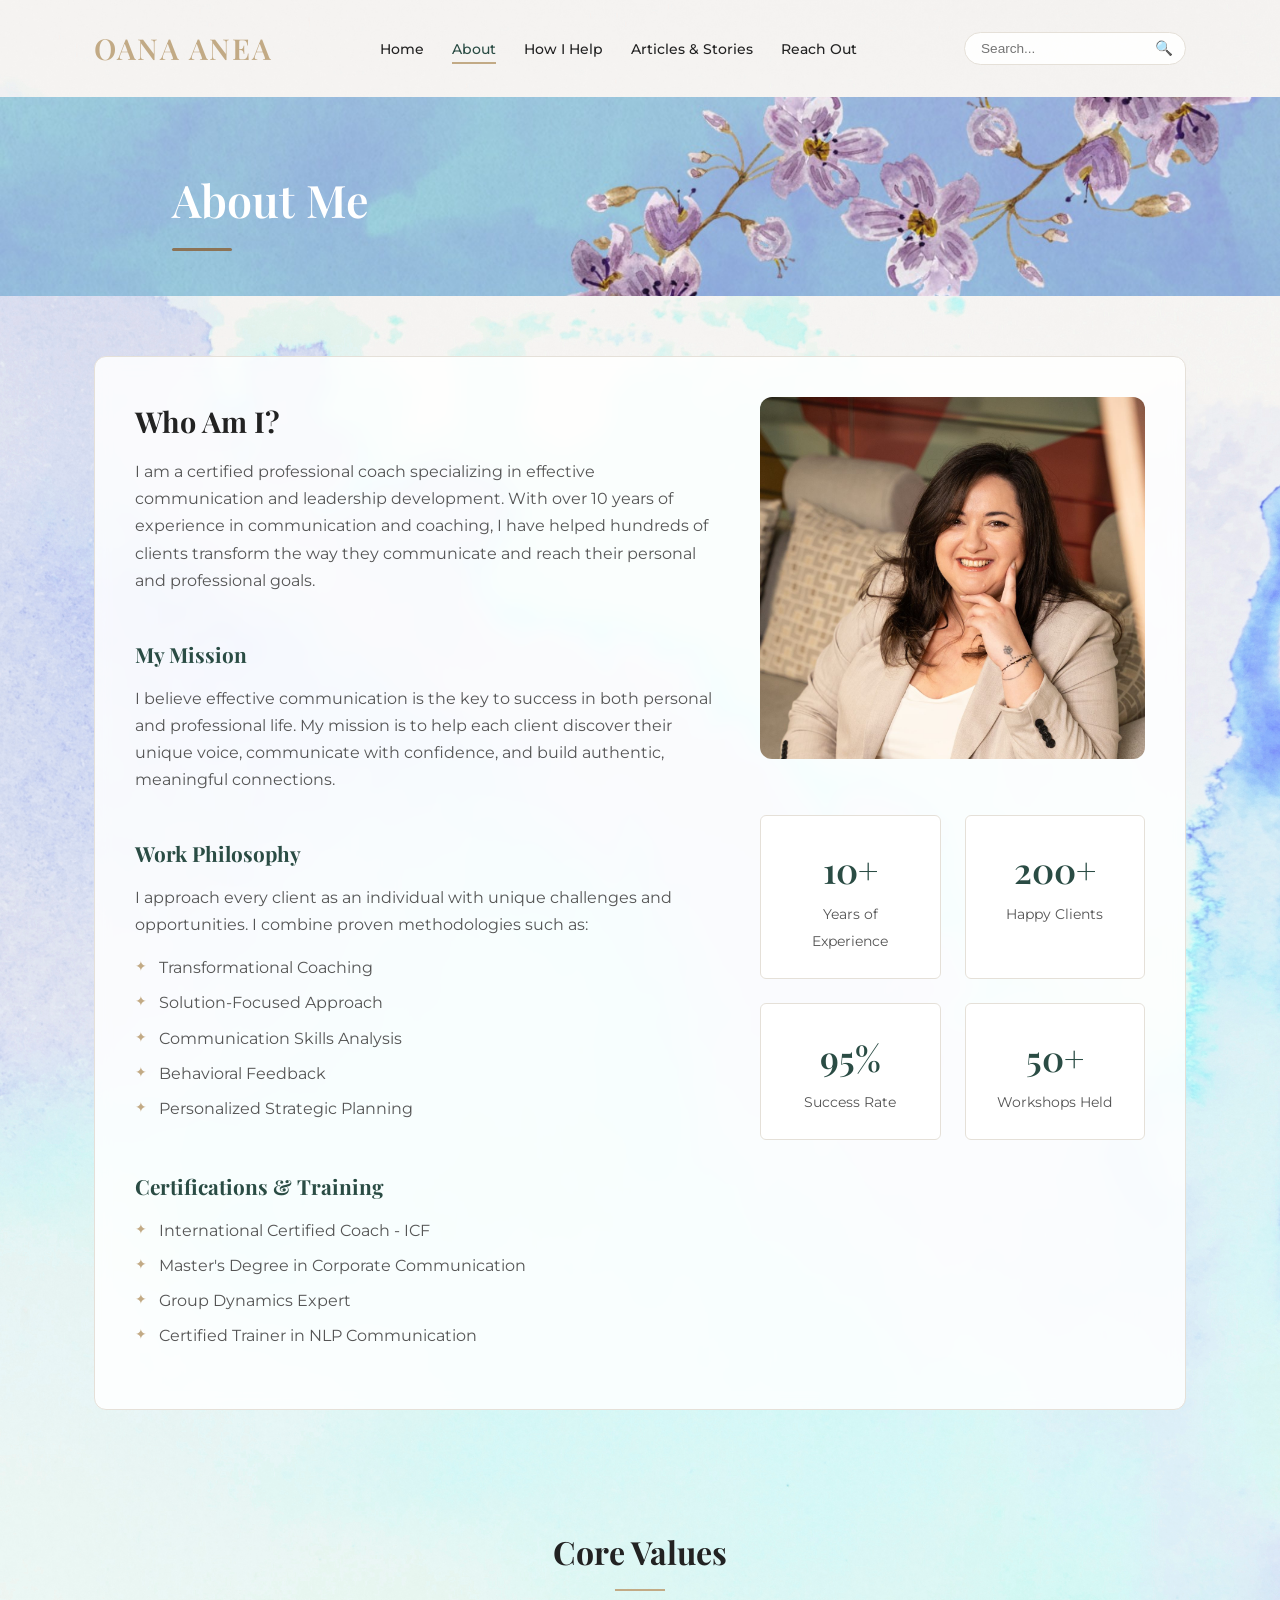
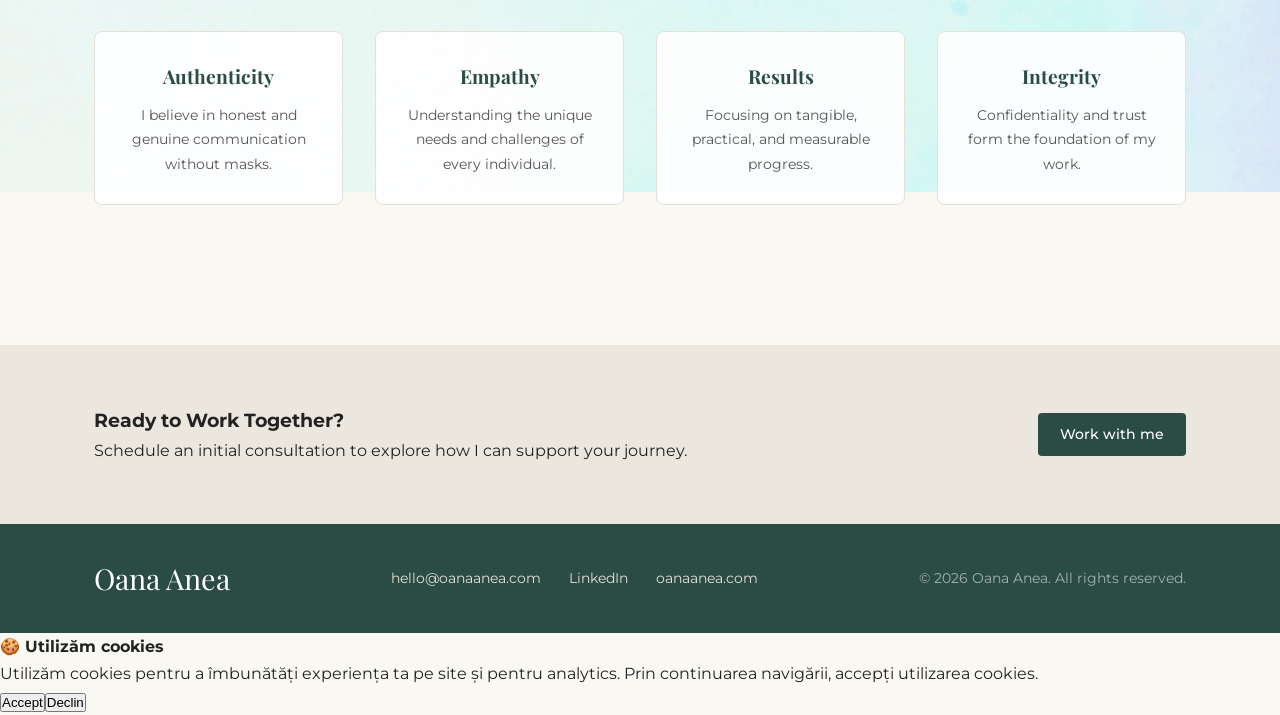
<file: despre-mine.html>
<!doctype html>
<html lang="en">
  <head>
    <meta charset="UTF-8" />
    <meta name="viewport" content="width=device-width, initial-scale=1.0" />
    <title>About - Oana Anea</title>

    <!-- Import Fonturi Oficiale (Playfair Display + Montserrat) -->
    <link rel="preconnect" href="https://fonts.googleapis.com" />
    <link rel="preconnect" href="https://fonts.gstatic.com" crossorigin />
    <link
      href="https://fonts.googleapis.com/css2?family=Montserrat:wght@400;500;600&family=Playfair+Display:ital,wght@0,400;0,600;1,400&display=swap"
      rel="stylesheet"
    />

    <!-- Conectare CSS -->
    <link rel="stylesheet" href="style.css" />
  </head>
  <body>
    <!-- Header & Navigation -->
    <header class="site-header">
      <div class="container">
        <div class="navbar">
          <div class="logo">
            <a href="index.html">Oana Anea</a>
          </div>
          <nav class="menu">
            <ul>
              <li><a href="index.html">Home</a></li>
              <li><a href="despre-mine.html" class="active">About</a></li>
              <li><a href="servicii.html">How I Help</a></li>
              <li><a href="blog.html">Articles & Stories</a></li>
              <li><a href="contact.html">Reach Out</a></li>
            </ul>
          </nav>
          <div class="search-box">
            <input type="text" id="searchInput" placeholder="Search..." />
            <button id="searchBtn" class="search-btn">🔍</button>
          </div>
          <button class="menu-toggle" id="menuToggle">☰</button>
        </div>
      </div>
    </header>

    <!-- About Page Content -->
    <section class="about-hero-section">
      <div class="container">
        <h1 class="page-title">About Me</h1>
        <div class="divider"></div>
      </div>
    </section>
    <section class="page-section">
      <div class="container">
        <div class="about-card">
          <div class="about-wrapper">
            <div class="about-text">
              <h2>Who Am I?</h2>
              <p>
                I am a certified professional coach specializing in effective
                communication and leadership development. With over 10 years of
                experience in communication and coaching, I have helped hundreds
                of clients transform the way they communicate and reach their
                personal and professional goals.
              </p>

              <br />
              <h3>My Mission</h3>
              <p>
                I believe effective communication is the key to success in both
                personal and professional life. My mission is to help each
                client discover their unique voice, communicate with confidence,
                and build authentic, meaningful connections.
              </p>

              <br />
              <h3>Work Philosophy</h3>
              <p>
                I approach every client as an individual with unique challenges
                and opportunities. I combine proven methodologies such as:
              </p>
              <ul
                class="techniques-list"
                style="margin-left: 20px; margin-top: 10px"
              >
                <li>Transformational Coaching</li>
                <li>Solution-Focused Approach</li>
                <li>Communication Skills Analysis</li>
                <li>Behavioral Feedback</li>
                <li>Personalized Strategic Planning</li>
              </ul>

              <br />
              <h3>Certifications & Training</h3>
              <ul
                class="certifications-list"
                style="margin-left: 20px; margin-top: 10px"
              >
                <li>International Certified Coach - ICF</li>
                <li>Master's Degree in Corporate Communication</li>
                <li>Group Dynamics Expert</li>
                <li>Certified Trainer in NLP Communication</li>
              </ul>
            </div>

            <div class="about-side">
              <div class="about-image">
                <img
                  src="poza_oana.jfif"
                  alt="Oana Anea - Professional Coach"
                  style="width: 100%; border-radius: 12px; margin-bottom: 24px"
                />
              </div>

              <div class="stats-grid">
                <div class="stat-card">
                  <span class="stat-number">10+</span>
                  <span class="stat-label">Years of Experience</span>
                </div>
                <div class="stat-card">
                  <span class="stat-number">200+</span>
                  <span class="stat-label">Happy Clients</span>
                </div>
                <div class="stat-card">
                  <span class="stat-number">95%</span>
                  <span class="stat-label">Success Rate</span>
                </div>
                <div class="stat-card">
                  <span class="stat-number">50+</span>
                  <span class="stat-label">Workshops Held</span>
                </div>
              </div>
            </div>
          </div>

          <br /><br />
          <!-- Values -->
          <div class="growth-section">
            <h2 class="section-title">Core Values</h2>
            <div class="divider"></div>
            <div
              class="three-cols"
              style="grid-template-columns: repeat(4, 1fr)"
            >
              <div class="col-item">
                <h3>Authenticity</h3>
                <p>
                  I believe in honest and genuine communication without masks.
                </p>
              </div>
              <div class="col-item">
                <h3>Empathy</h3>
                <p>
                  Understanding the unique needs and challenges of every
                  individual.
                </p>
              </div>
              <div class="col-item">
                <h3>Results</h3>
                <p>Focusing on tangible, practical, and measurable progress.</p>
              </div>
              <div class="col-item">
                <h3>Integrity</h3>
                <p>Confidentiality and trust form the foundation of my work.</p>
              </div>
            </div>
          </div>
        </div>
      </div>
    </section>

    <!-- Footer Banner / Call to Action -->
    <section class="bottom-cta">
      <div class="container cta-flex">
        <div>
          <h3>Ready to Work Together?</h3>
          <p>
            Schedule an initial consultation to explore how I can support your
            journey.
          </p>
        </div>
        <a href="contact.html" class="btn btn-primary">Work with me</a>
      </div>
    </section>

    <footer class="site-footer">
      <div class="container footer-content">
        <div class="footer-logo">Oana Anea</div>
        <div class="footer-links">
          <a href="mailto:hello@oanaanea.com">hello@oanaanea.com</a>
          <a href="#">LinkedIn</a>
          <a href="#">oanaanea.com</a>
        </div>
        <div class="copy">&copy; 2026 Oana Anea. All rights reserved.</div>
      </div>
    </footer>

    <script src="script.js"></script>
  </body>
</html>
</file>
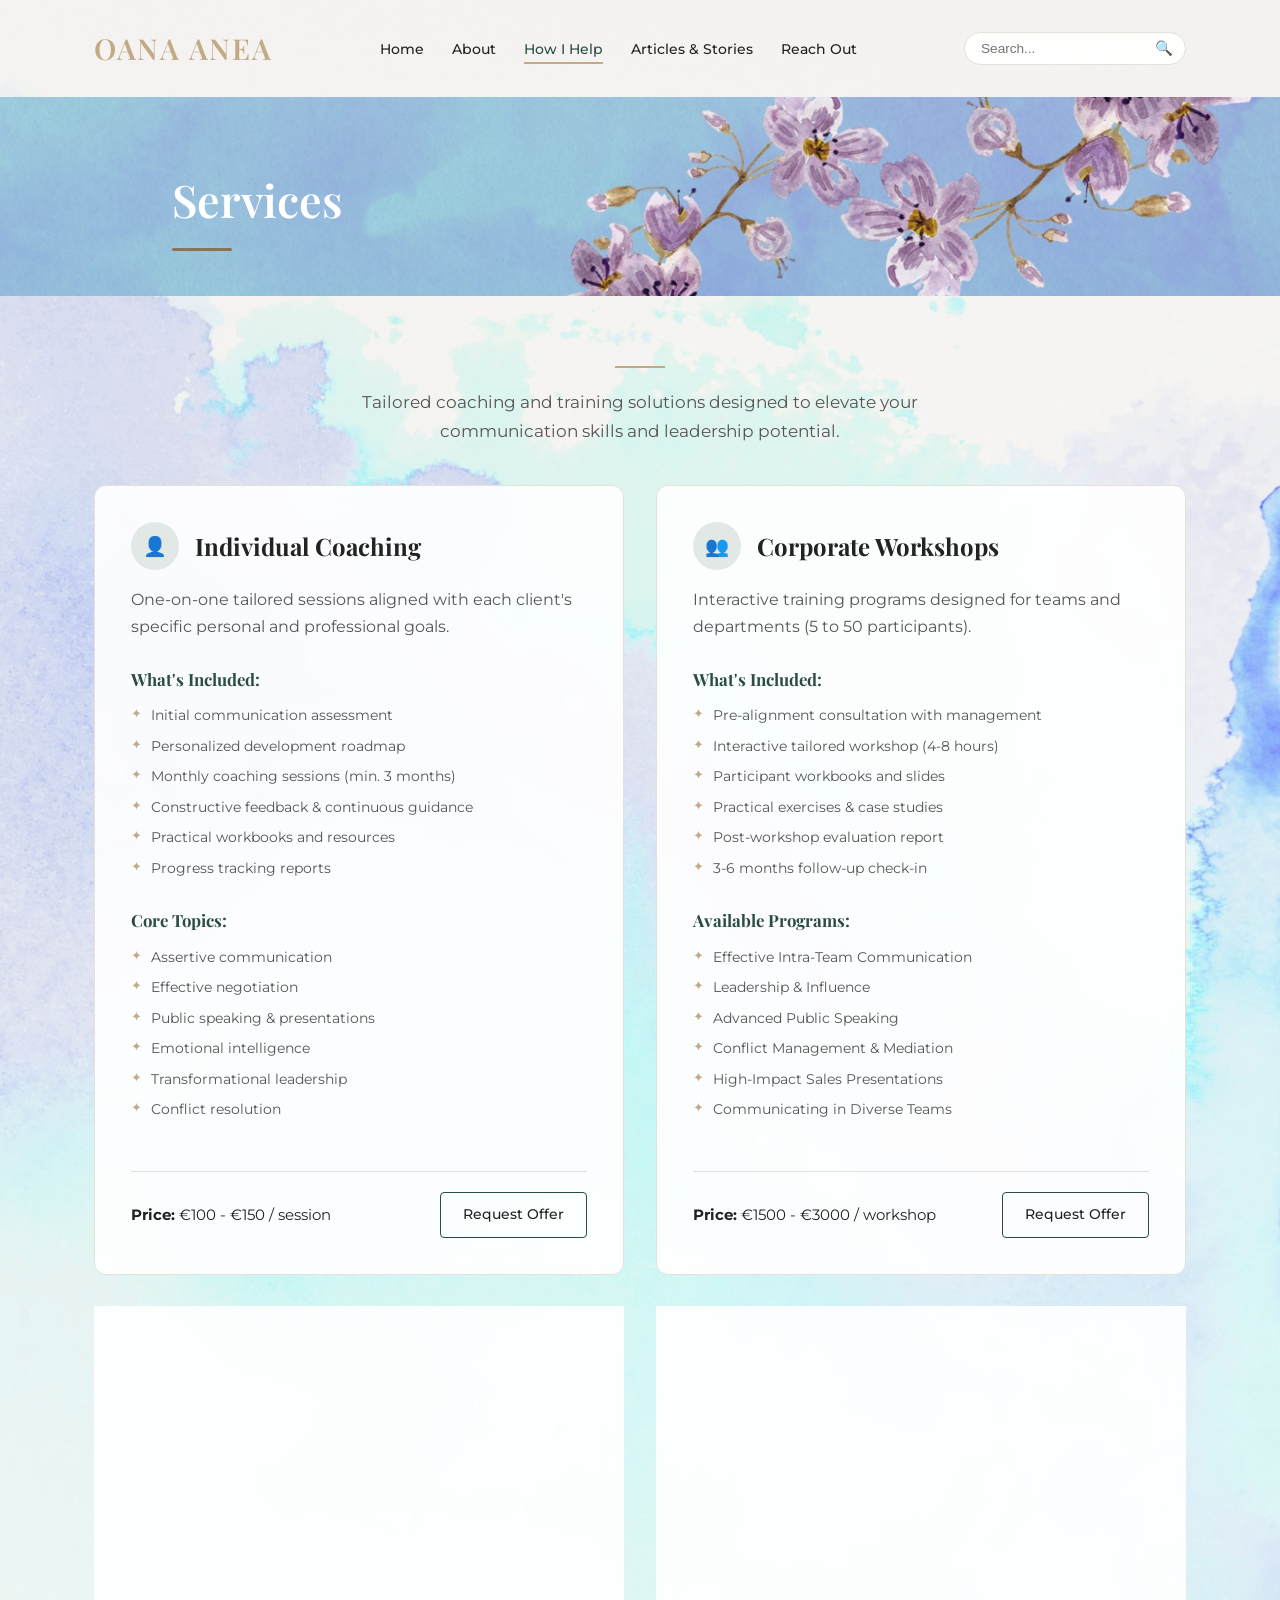
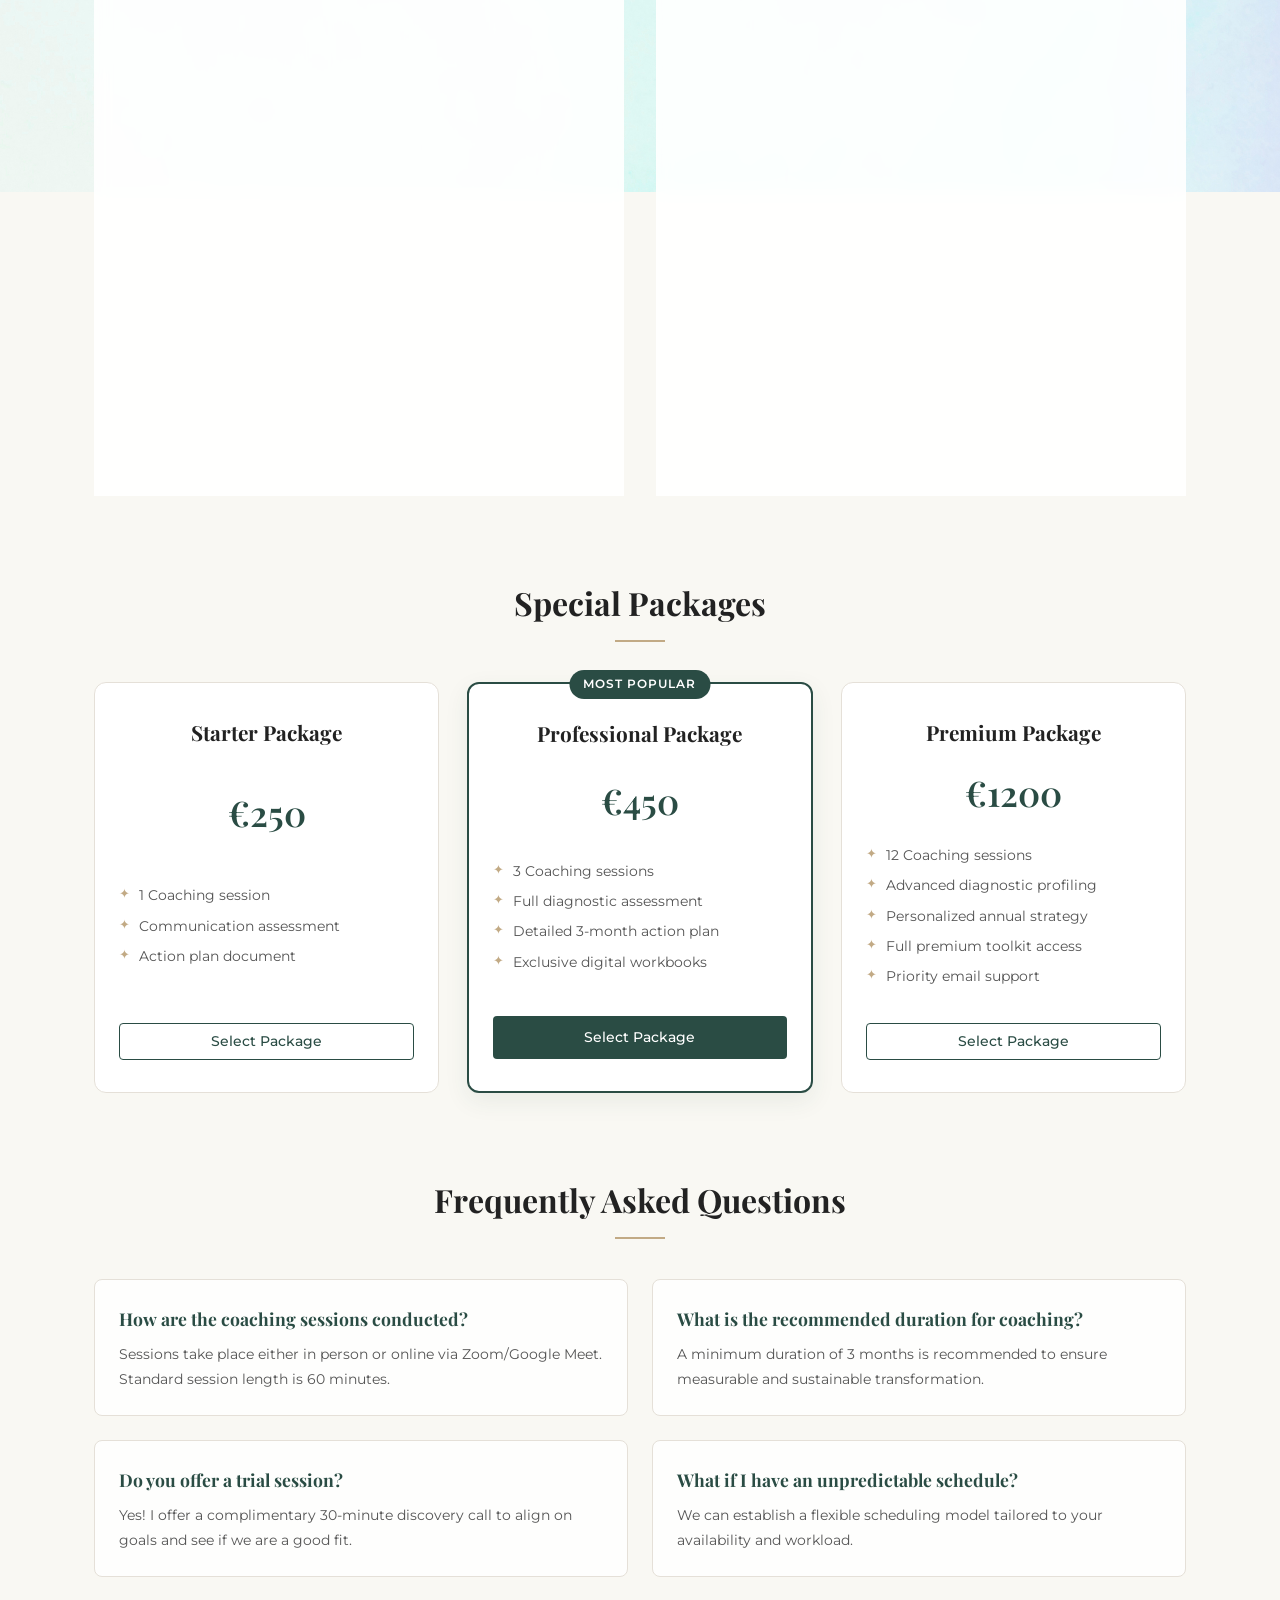
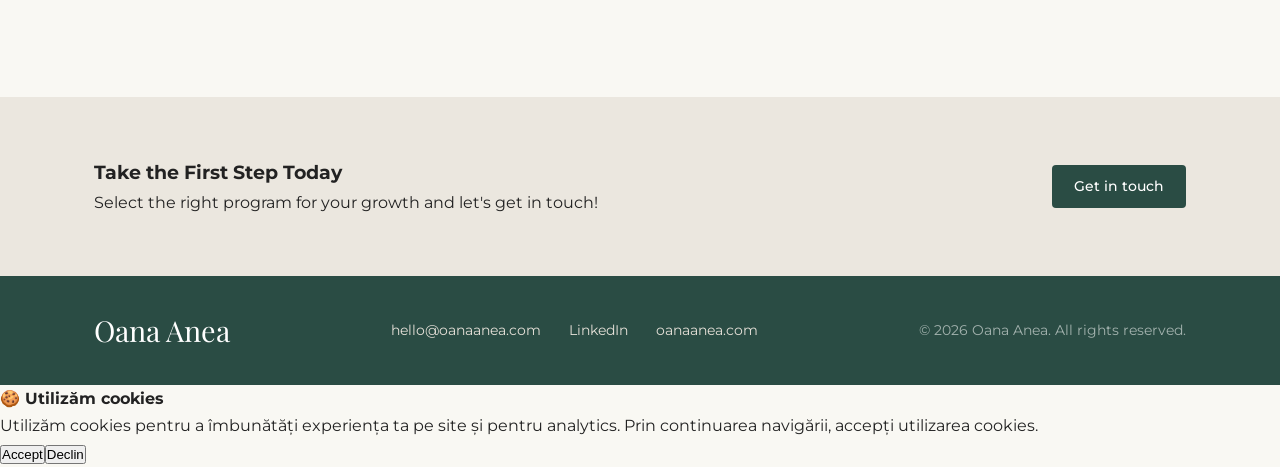
<file: servicii.html>
<!doctype html>
<html lang="en">
  <head>
    <meta charset="UTF-8" />
    <meta name="viewport" content="width=device-width, initial-scale=1.0" />
    <title>How I Help - Oana Anea</title>

    <!-- Import Fonturi Oficiale -->
    <link rel="preconnect" href="https://fonts.googleapis.com" />
    <link rel="preconnect" href="https://fonts.gstatic.com" crossorigin />
    <link
      href="https://fonts.googleapis.com/css2?family=Montserrat:wght@400;500;600&family=Playfair+Display:ital,wght@0,400;0,600;1,400&display=swap"
      rel="stylesheet"
    />

    <!-- Conectare CSS -->
    <link rel="stylesheet" href="style.css" />
  </head>
  <body>
    <!-- Header & Navigation -->
    <header class="site-header">
      <div class="container">
        <div class="navbar">
          <div class="logo">
            <a href="index.html">Oana Anea</a>
          </div>
          <nav class="menu">
            <ul>
              <li><a href="index.html">Home</a></li>
              <li><a href="despre-mine.html">About</a></li>
              <li><a href="servicii.html" class="active">How I Help</a></li>
              <li><a href="blog.html">Articles & Stories</a></li>
              <li><a href="contact.html">Reach Out</a></li>
            </ul>
          </nav>
          <div class="search-box">
            <input type="text" id="searchInput" placeholder="Search..." />
            <button id="searchBtn" class="search-btn">🔍</button>
          </div>
          <button class="menu-toggle" id="menuToggle">☰</button>
        </div>
      </div>
    </header>

    <section class="about-hero-section">
      <div class="container">
        <h1 class="page-title">Services</h1>
        <div class="divider"></div>
      </div>
    </section>
    <section>
      <div class="page-section">
        <div class="container">
          <div class="divider"></div>
          <p class="intro-text">
            Tailored coaching and training solutions designed to elevate your
            communication skills and leadership potential.
          </p>

          <!-- Main Services Detailed Grid -->
          <div class="services-detailed-grid">
            <!-- Service 1 -->
            <div class="service-detailed-card">
              <div class="service-card-header">
                <div class="service-icon-circle">👤</div>
                <h2>Individual Coaching</h2>
              </div>
              <p class="service-desc">
                One-on-one tailored sessions aligned with each client's specific
                personal and professional goals.
              </p>

              <div class="service-block">
                <h3>What's Included:</h3>
                <ul class="styled-list">
                  <li>Initial communication assessment</li>
                  <li>Personalized development roadmap</li>
                  <li>Monthly coaching sessions (min. 3 months)</li>
                  <li>Constructive feedback & continuous guidance</li>
                  <li>Practical workbooks and resources</li>
                  <li>Progress tracking reports</li>
                </ul>
              </div>

              <div class="service-block">
                <h3>Core Topics:</h3>
                <ul class="styled-list">
                  <li>Assertive communication</li>
                  <li>Effective negotiation</li>
                  <li>Public speaking & presentations</li>
                  <li>Emotional intelligence</li>
                  <li>Transformational leadership</li>
                  <li>Conflict resolution</li>
                </ul>
              </div>

              <div class="service-card-footer">
                <p class="service-price">
                  <strong>Price:</strong> €100 - €150 / session
                </p>
                <a href="contact.html" class="btn btn-secondary"
                  >Request Offer</a
                >
              </div>
            </div>

            <!-- Service 2 -->
            <div class="service-detailed-card">
              <div class="service-card-header">
                <div class="service-icon-circle">👥</div>
                <h2>Corporate Workshops</h2>
              </div>
              <p class="service-desc">
                Interactive training programs designed for teams and departments
                (5 to 50 participants).
              </p>

              <div class="service-block">
                <h3>What's Included:</h3>
                <ul class="styled-list">
                  <li>Pre-alignment consultation with management</li>
                  <li>Interactive tailored workshop (4-8 hours)</li>
                  <li>Participant workbooks and slides</li>
                  <li>Practical exercises & case studies</li>
                  <li>Post-workshop evaluation report</li>
                  <li>3-6 months follow-up check-in</li>
                </ul>
              </div>

              <div class="service-block">
                <h3>Available Programs:</h3>
                <ul class="styled-list">
                  <li>Effective Intra-Team Communication</li>
                  <li>Leadership & Influence</li>
                  <li>Advanced Public Speaking</li>
                  <li>Conflict Management & Mediation</li>
                  <li>High-Impact Sales Presentations</li>
                  <li>Communicating in Diverse Teams</li>
                </ul>
              </div>

              <div class="service-card-footer">
                <p class="service-price">
                  <strong>Price:</strong> €1500 - €3000 / workshop
                </p>
                <a href="contact.html" class="btn btn-secondary"
                  >Request Offer</a
                >
              </div>
            </div>

            <!-- Service 3 -->
            <div class="service-detailed-card">
              <div class="service-card-header">
                <div class="service-icon-circle">📚</div>
                <h2>Group Intensive Workshops</h2>
              </div>
              <p class="service-desc">
                Focused intensive sessions covering key communication modules
                (10 to 30 participants).
              </p>

              <div class="service-block">
                <h3>What's Included:</h3>
                <ul class="styled-list">
                  <li>Interactive session (2-4 hours)</li>
                  <li>Live demos and frameworks</li>
                  <li>Practical role-play exercises</li>
                  <li>Printed/Digital participant toolkit</li>
                  <li>Certificate of completion</li>
                  <li>Access to future community resources</li>
                </ul>
              </div>

              <div class="service-block">
                <h3>Popular Modules:</h3>
                <ul class="styled-list">
                  <li>Assertive Communication 101</li>
                  <li>Speak with Confidence in Public</li>
                  <li>Persuasion & Influence Techniques</li>
                  <li>Active Listening - The Art of Understanding</li>
                  <li>Positive Negotiation Strategies</li>
                  <li>Non-Verbal Communication Mastery</li>
                </ul>
              </div>

              <div class="service-card-footer">
                <p class="service-price">
                  <strong>Price:</strong> €25 - €50 / participant
                </p>
                <a href="contact.html" class="btn btn-secondary"
                  >Request Offer</a
                >
              </div>
            </div>

            <!-- Service 4 -->
            <div class="service-detailed-card">
              <div class="service-card-header">
                <div class="service-icon-circle">🎯</div>
                <h2>Customized Programs</h2>
              </div>
              <p class="service-desc">
                Medium to long-term executive coaching and consultancy journeys
                fully personalized for you.
              </p>

              <div class="service-block">
                <h3>What's Included:</h3>
                <ul class="styled-list">
                  <li>In-depth diagnostic assessment</li>
                  <li>Long-term strategic roadmap (3-12 months)</li>
                  <li>Bi-weekly or monthly coaching sessions</li>
                  <li>Ongoing mentorship and direction</li>
                  <li>Exclusive access to premium tools</li>
                  <li>Quarterly growth milestones</li>
                  <li>Email support between sessions</li>
                </ul>
              </div>

              <div class="service-block">
                <h3>Who It's For:</h3>
                <ul class="styled-list">
                  <li>Managers transitioning to leadership roles</li>
                  <li>Entrepreneurs aiming to build executive presence</li>
                  <li>Professionals seeking fast career acceleration</li>
                  <li>Anyone looking for deep communication alignment</li>
                </ul>
              </div>

              <div class="service-card-footer">
                <p class="service-price">
                  <strong>Price:</strong> Custom Quote
                </p>
                <a href="contact.html" class="btn btn-secondary"
                  >Book Consultation</a
                >
              </div>
            </div>
          </div>

          <!-- Special Packages Section -->
          <div class="packages-section">
            <h2 class="section-title">Special Packages</h2>
            <div class="divider"></div>
            <div class="packages-grid">
              <div class="package-card">
                <h3>Starter Package</h3>
                <p class="package-price">€250</p>
                <ul class="styled-list">
                  <li>1 Coaching session</li>
                  <li>Communication assessment</li>
                  <li>Action plan document</li>
                </ul>
                <a href="contact.html" class="btn btn-outline-sm"
                  >Select Package</a
                >
              </div>

              <div class="package-card popular-card">
                <span class="badge-popular">Most Popular</span>
                <h3>Professional Package</h3>
                <p class="package-price">€450</p>
                <ul class="styled-list">
                  <li>3 Coaching sessions</li>
                  <li>Full diagnostic assessment</li>
                  <li>Detailed 3-month action plan</li>
                  <li>Exclusive digital workbooks</li>
                </ul>
                <a href="contact.html" class="btn btn-primary"
                  >Select Package</a
                >
              </div>

              <div class="package-card">
                <h3>Premium Package</h3>
                <p class="package-price">€1200</p>
                <ul class="styled-list">
                  <li>12 Coaching sessions</li>
                  <li>Advanced diagnostic profiling</li>
                  <li>Personalized annual strategy</li>
                  <li>Full premium toolkit access</li>
                  <li>Priority email support</li>
                </ul>
                <a href="contact.html" class="btn btn-outline-sm"
                  >Select Package</a
                >
              </div>
            </div>
          </div>

          <!-- FAQ Section -->
          <div class="faq-section">
            <h2 class="section-title">Frequently Asked Questions</h2>
            <div class="divider"></div>
            <div class="faq-grid">
              <div class="faq-card">
                <h3>How are the coaching sessions conducted?</h3>
                <p>
                  Sessions take place either in person or online via Zoom/Google
                  Meet. Standard session length is 60 minutes.
                </p>
              </div>
              <div class="faq-card">
                <h3>What is the recommended duration for coaching?</h3>
                <p>
                  A minimum duration of 3 months is recommended to ensure
                  measurable and sustainable transformation.
                </p>
              </div>
              <div class="faq-card">
                <h3>Do you offer a trial session?</h3>
                <p>
                  Yes! I offer a complimentary 30-minute discovery call to align
                  on goals and see if we are a good fit.
                </p>
              </div>
              <div class="faq-card">
                <h3>What if I have an unpredictable schedule?</h3>
                <p>
                  We can establish a flexible scheduling model tailored to your
                  availability and workload.
                </p>
              </div>
            </div>
          </div>
        </div>
      </div>
    </section>
    <!-- Footer Banner / Call to Action -->
    <section class="bottom-cta">
      <div class="container cta-flex">
        <div>
          <h3>Take the First Step Today</h3>
          <p>
            Select the right program for your growth and let's get in touch!
          </p>
        </div>
        <a href="contact.html" class="btn btn-primary">Get in touch</a>
      </div>
    </section>

    <!-- Footer -->
    <footer class="site-footer">
      <div class="container">
        <div class="footer-content">
          <div class="footer-logo">Oana Anea</div>
          <div class="footer-links">
            <a href="mailto:hello@oanaanea.com">hello@oanaanea.com</a>
            <a href="#">LinkedIn</a>
            <a href="index.html">oanaanea.com</a>
          </div>
          <div class="copy">&copy; 2026 Oana Anea. All rights reserved.</div>
        </div>
      </div>
    </footer>

    <script src="script.js"></script>
  </body>
</html>
</file>
<file: style.css>
/* --- PALETĂ OFICIALĂ & VARIABLE --- */
:root {
  --bg-main: #f9f8f3;
  --bg-card: #ffffff;
  --teal-dark: #2a4c44;
  --teal-hover: #1e3731;
  --purple-soft: #a89bb9;
  --gold-accent: #c2aa85;
  --text-dark: #222222;
  --text-muted: #555555;
  --border-color: #e5e0d8;

  --font-sans: "Montserrat", "Lato", sans-serif;
  --font-serif: "Playfair Display", serif;
  --font-script: "Alex Brush", cursive;
}

* {
  box-sizing: border-box;
  margin: 0;
  padding: 0;
}

body {
  font-family: var(--font-sans);
  background-color: var(--bg-main);
  background-image: url("bg-watercolor.jpg");
  background-repeat: no-repeat;
  background-position: top center;
  background-size: cover;
  background-attachment: fixed;
  color: var(--text-dark);
  line-height: 1.7;
  -webkit-font-smoothing: antialiased;
}

.container {
  max-width: 1140px;
  margin: 0 auto;
  padding: 0 24px;
}

a {
  text-decoration: none;
  color: inherit;
  transition: all 0.2s ease;
}

/* --- HEADER / NAVIGAȚIE (Comun) --- */
.site-header {
  padding: 24px 0;
  background: transparent;
}

.navbar {
  display: flex;
  align-items: center;
  justify-content: space-between;
  gap: 16px;
}

.logo a {
  font-family: var(--font-serif);
  font-size: 1.8rem;
  letter-spacing: 2px;
  color: var(--gold-accent);
  text-transform: uppercase;
  font-weight: 600;
}

.menu ul {
  display: flex;
  list-style: none;
  gap: 28px;
}

.menu a {
  font-size: 0.9rem;
  color: var(--text-dark);
  font-weight: 500;
  position: relative;
  padding-bottom: 4px;
}

.menu a:hover,
.menu a.active {
  color: var(--teal-dark);
  border-bottom: 2px solid var(--gold-accent);
}

.search-box {
  display: flex;
  align-items: center;
  background: rgba(255, 255, 255, 0.9);
  border: 1px solid var(--border-color);
  border-radius: 20px;
  padding: 4px 12px;
}

.search-box input {
  border: none;
  outline: none;
  background: transparent;
  padding: 4px;
  font-size: 0.85rem;
  color: var(--text-dark);
}

.search-btn {
  background: transparent;
  border: none;
  cursor: pointer;
  font-size: 0.9rem;
}

.menu-toggle {
  display: none;
  background: transparent;
  border: none;
  font-size: 1.5rem;
  cursor: pointer;
}

/* --- BUTOANE (Comun) --- */
.btn {
  display: inline-block;
  padding: 10px 22px;
  border-radius: 4px;
  font-size: 0.85rem;
  font-weight: 500;
  cursor: pointer;
  transition: all 0.3s ease;
}

.btn-primary {
  background-color: var(--teal-dark);
  color: #ffffff;
  border: none;
}

.btn-primary:hover {
  background-color: var(--teal-hover);
}

.btn-secondary {
  background-color: transparent;
  color: var(--text-dark);
  border: 1px solid var(--teal-dark);
}

.btn-secondary:hover {
  background-color: rgba(42, 76, 68, 0.05);
}

.btn-outline-sm {
  border: 1px solid var(--teal-dark);
  color: var(--teal-dark);
  padding: 6px 16px;
  font-size: 0.85rem;
  background: transparent;
}

.btn-outline-sm:hover {
  background-color: var(--teal-dark);
  color: #ffffff;
}

/* --- HERO SECTION (Specific Index.html) --- */
.hero-grid {
  display: grid;
  grid-template-columns: 1fr 1fr;
  gap: 40px;
  align-items: center;
}

.hero-image img {
  width: 100%;
  border-radius: 4px;
  object-fit: cover;
}

.script-title {
  font-family: var(--font-script);
  font-size: 4.5rem;
  color: var(--teal-dark);
  line-height: 1;
  margin-bottom: 8px;
}

.hero-tagline {
  font-size: 0.8rem;
  letter-spacing: 2px;
  font-weight: 600;
  color: var(--teal-dark);
  margin-bottom: 24px;
}

.hero-heading {
  font-family: var(--font-serif);
  font-size: 2rem;
  line-height: 1.3;
  margin-bottom: 16px;
  color: var(--text-dark);
}

.hero-description {
  color: var(--text-muted);
  margin-bottom: 32px;
  font-size: 1rem;
}

.cta-buttons {
  display: flex;
  gap: 16px;
}

/* --- SECȚIUNI ȘI TITLURI GENERAL --- */
.page-section {
  padding: 40px 0 80px;
}

.section-title {
  font-family: var(--font-serif);
  text-align: center;
  font-size: 2rem;
  color: var(--text-dark);
}

.divider {
  width: 50px;
  height: 2px;
  background-color: var(--gold-accent);
  margin: 10px auto 40px;
}

/* --- GROWTH SECTION (Comun) --- */
.growth-section {
  padding: 60px 0;
}

.three-cols {
  display: grid;
  grid-template-columns: repeat(3, 1fr);
  gap: 32px;
  text-align: center;
}

.col-item {
  background: rgba(255, 255, 255, 0.9);
  padding: 28px 20px;
  border-radius: 8px;
  border: 1px solid var(--border-color);
}

.col-item .icon {
  font-size: 2rem;
  margin-bottom: 16px;
  color: var(--teal-dark);
}

.col-item h3 {
  font-family: var(--font-serif);
  font-size: 1.2rem;
  margin-bottom: 10px;
  color: var(--teal-dark);
}

.col-item p {
  font-size: 0.9rem;
  color: var(--text-muted);
}

/* --- HOW I HELP (Specific Index.html / Servicii) --- */
.how-i-help {
  padding: 60px 0;
}

.help-grid {
  display: grid;
  grid-template-columns: 1fr 1fr;
  gap: 32px;
}

.help-card {
  background: var(--bg-card);
  padding: 36px;
  border-radius: 6px;
  border: 1px solid var(--border-color);
}

.help-header {
  display: flex;
  align-items: center;
  gap: 16px;
  margin-bottom: 20px;
}

.icon-circle {
  width: 48px;
  height: 48px;
  background: #e1e8e5;
  border-radius: 50%;
  display: flex;
  align-items: center;
  justify-content: center;
  color: var(--teal-dark);
}

.help-card:nth-child(2) .icon-circle {
  background: #eae5ef;
  color: var(--purple-soft);
}

.help-card ul {
  list-style: none;
}

.help-card li {
  margin-bottom: 12px;
  color: var(--text-muted);
}

.help-card li span {
  color: var(--teal-dark);
  margin-right: 8px;
}

/* --- CONNECTING THE PIECES (Specific Index.html) --- */
.connecting-pieces {
  padding: 60px 0;
  text-align: center;
}

.categories-grid {
  display: grid;
  grid-template-columns: repeat(5, 1fr);
  gap: 20px;
  width: 100%;
  margin-left: -40px;
}

.cat-item {
  background: var(--bg-card);
  padding: 14px 20px;
  border-radius: 6px;
  border: 1px solid var(--border-color);
  display: flex;
  align-items: center;
  gap: 10px;
  font-size: 0.85rem;
}

.cat-item {
  text-align: center;
  display: flex;
  flex-direction: column;
  align-items: center;
}

.cat-icon {
  width: 200px;
  height: 10px;
  display: flex;
  align-items: center;
  justify-content: center;
  margin-bottom: 1px;
}

.cat-item.active-item {
  border-color: var(--purple-soft);
  background-color: #f3f0f7;
  color: var(--teal-dark);
  font-weight: 600;
}

.subtitle-italic {
  font-family: var(--font-serif);
  font-style: italic;
  color: var(--text-muted);
}

/* --- ABOUT & STATS (Pagină Despre & Index) --- */
.about-stats {
  padding: 60px 0;
  background-color: #f2efe9;
}

.about-wrapper {
  display: grid;
  grid-template-columns: 1.2fr 0.8fr;
  gap: 48px;
  align-items: start;
  background: rgba(255, 255, 255, 0.85);
  backdrop-filter: blur(8px);
  padding: 40px;
  border-radius: 12px;
  border: 1px solid var(--border-color);
}

.sub-label {
  font-size: 0.75rem;
  letter-spacing: 1.5px;
  color: var(--gold-accent);
  font-weight: 600;
}

.about-text h2,
.about-text h3 {
  font-family: var(--font-serif);
  color: var(--text-dark);
  margin-bottom: 12px;
}

.about-text h2 {
  font-size: 1.8rem;
}

.about-text h3 {
  font-size: 1.3rem;
  color: var(--teal-dark);
}

.about-text p {
  color: var(--text-muted);
  margin-bottom: 16px;
}

.link-arrow {
  display: inline-block;
  margin-top: 16px;
  color: var(--teal-dark);
  font-weight: 600;
}

/* Liste specifice pagina About */
.techniques-list,
.certifications-list {
  list-style: none !important;
  margin-left: 0 !important;
  margin-bottom: 20px;
}

.techniques-list li,
.certifications-list li {
  position: relative;
  padding-left: 24px;
  margin-bottom: 8px;
  color: var(--text-muted);
}

.techniques-list li::before,
.certifications-list li::before {
  content: "✦";
  position: absolute;
  left: 0;
  color: var(--gold-accent);
  font-size: 0.9rem;
}

.about-side {
  display: flex;
  flex-direction: column;
  gap: 24px;
}

.about-image img {
  width: 100%;
  border-radius: 8px;
  object-fit: cover;
}

.stats-grid {
  display: grid;
  grid-template-columns: 1fr 1fr;
  gap: 24px;
}

.stat-card {
  background: var(--bg-card);
  padding: 24px;
  border-radius: 6px;
  text-align: center;
  border: 1px solid var(--border-color);
}

.stat-number {
  display: block;
  font-family: var(--font-serif);
  font-size: 2.2rem;
  color: var(--teal-dark);
  font-weight: 600;
}

.stat-label {
  font-size: 0.85rem;
  color: var(--text-muted);
}

/* --- TESTIMONIALS (Păstrate intacte pentru Index) --- */
.testimonials {
  padding: 80px 0;
}

.testimonials-grid {
  display: grid;
  grid-template-columns: repeat(3, 1fr);
  gap: 24px;
}

.testimonial-card {
  background: var(--bg-card);
  padding: 28px;
  border-radius: 6px;
  border: 1px solid var(--border-color);
  display: flex;
  flex-direction: column;
  justify-content: space-between;
}

.quote {
  font-style: italic;
  color: var(--text-muted);
  font-size: 0.9rem;
  margin-bottom: 16px;
}

.author {
  font-size: 0.8rem;
  font-weight: 600;
  color: var(--text-dark);
}

/* --- FOOTER CTA & FOOTER (Comun) --- */
.bottom-cta {
  padding: 60px 0;
  background-color: #ebe7df;
}

.cta-flex {
  display: flex;
  justify-content: space-between;
  align-items: center;
}

.site-footer {
  padding: 30px 0;
  background-color: var(--teal-dark);
  color: #ffffff;
  font-size: 0.85rem;
}

.footer-content {
  display: flex;
  justify-content: space-between;
  align-items: center;
}

.footer-logo {
  font-family: var(--font-serif);
  font-size: 1.8rem;
  color: #ffffff;
}

.footer-links a {
  margin: 0 12px;
  color: #e5e0d8;
}

.footer-links a:hover {
  color: #ffffff;
}

.copy {
  color: #a3b2ae;
}

/* --- RESPONSIVE --- */
@media (max-width: 900px) {
  .about-wrapper {
    grid-template-columns: 1fr;
  }
}

@media (max-width: 768px) {
  .hero-grid,
  .help-grid,
  .three-cols,
  .testimonials-grid {
    grid-template-columns: 1fr;
  }

  .cta-flex {
    flex-direction: column;
    gap: 20px;
    text-align: center;
  }
}

/* ==========================================
   SERVICII / HOW I HELP PAGE STYLES
   ========================================== */

.intro-text {
  text-align: center;
  max-width: 680px;
  margin: -20px auto 40px;
  color: var(--text-muted);
  font-size: 1.05rem;
}

/* Grila principală de servicii detaliate */
.services-detailed-grid {
  display: grid;
  grid-template-columns: repeat(2, 1fr);
  gap: 32px;
  margin-bottom: 70px;
}

.service-detailed-card {
  background: rgba(255, 255, 255, 0.9);
  backdrop-filter: blur(8px);
  border: 1px solid var(--border-color);
  border-radius: 12px;
  padding: 36px;
  display: flex;
  flex-direction: column;
  justify-content: space-between;
}

.service-card-header {
  display: flex;
  align-items: center;
  gap: 16px;
  margin-bottom: 16px;
}

.service-card-header h2 {
  font-family: var(--font-serif);
  font-size: 1.5rem;
  color: var(--text-dark);
}

.service-icon-circle {
  width: 48px;
  height: 48px;
  background-color: #e1e8e5;
  color: var(--teal-dark);
  border-radius: 50%;
  display: flex;
  align-items: center;
  justify-content: center;
  font-size: 1.2rem;
  flex-shrink: 0;
}

.service-desc {
  color: var(--text-muted);
  margin-bottom: 24px;
}

.service-block {
  margin-bottom: 20px;
}

.service-block h3 {
  font-family: var(--font-serif);
  font-size: 1.05rem;
  color: var(--teal-dark);
  margin-bottom: 10px;
}

.styled-list {
  list-style: none !important;
  margin: 0 !important;
}

.styled-list li {
  position: relative;
  padding-left: 20px;
  margin-bottom: 6px;
  font-size: 0.9rem;
  color: var(--text-muted);
}

.styled-list li::before {
  content: "✦";
  position: absolute;
  left: 0;
  color: var(--gold-accent);
  font-size: 0.8rem;
}

.service-card-footer {
  margin-top: 24px;
  padding-top: 20px;
  border-top: 1px solid var(--border-color);
  display: flex;
  align-items: center;
  justify-content: space-between;
}

.service-price {
  font-size: 0.95rem;
  color: var(--text-dark);
}

/* Pachete Speciale */
.packages-section {
  margin: 80px 0 60px;
}

.packages-grid {
  display: grid;
  grid-template-columns: repeat(3, 1fr);
  gap: 28px;
}

.package-card {
  background: rgba(255, 255, 255, 0.95);
  border: 1px solid var(--border-color);
  border-radius: 12px;
  padding: 32px 24px;
  text-align: center;
  position: relative;
  display: flex;
  flex-direction: column;
  justify-content: space-between;
}

.package-card.popular-card {
  border: 2px solid var(--teal-dark);
  box-shadow: 0 8px 24px rgba(42, 76, 68, 0.08);
}

.badge-popular {
  position: absolute;
  top: -14px;
  left: 50%;
  transform: translateX(-50%);
  background: var(--teal-dark);
  color: #ffffff;
  font-size: 0.75rem;
  text-transform: uppercase;
  letter-spacing: 1px;
  padding: 4px 14px;
  border-radius: 20px;
  font-weight: 600;
}

.package-card h3 {
  font-family: var(--font-serif);
  font-size: 1.3rem;
  color: var(--text-dark);
  margin-bottom: 12px;
}

.package-price {
  font-family: var(--font-serif);
  font-size: 2.2rem;
  color: var(--teal-dark);
  font-weight: 600;
  margin-bottom: 20px;
}

.package-card .styled-list {
  text-align: left;
  margin-bottom: 28px !important;
}

/* Intrebari Frecvente (FAQ) */
.faq-section {
  margin: 80px 0 40px;
}

.faq-grid {
  display: grid;
  grid-template-columns: repeat(2, 1fr);
  gap: 24px;
}

.faq-card {
  background: rgba(255, 255, 255, 0.85);
  border: 1px solid var(--border-color);
  border-radius: 8px;
  padding: 24px;
}

.faq-card h3 {
  font-family: var(--font-serif);
  font-size: 1.1rem;
  color: var(--teal-dark);
  margin-bottom: 8px;
}

.faq-card p {
  font-size: 0.9rem;
  color: var(--text-muted);
}

/* Responsivitate Servicii */
@media (max-width: 900px) {
  .services-detailed-grid,
  .packages-grid,
  .faq-grid {
    grid-template-columns: 1fr;
  }

  .service-card-footer {
    flex-direction: column;
    align-items: flex-start;
    gap: 16px;
  }
}

/* ==========================================
   BLOG / ARTICLES PAGE STYLES
   ========================================== */

/* Bara de filtre și categorii */
.categories-bar {
  display: flex;
  align-items: center;
  justify-content: center;
  gap: 16px;
  margin-bottom: 48px;
  flex-wrap: wrap;
}

.categories-label {
  font-size: 0.9rem;
  color: var(--text-muted);
  font-weight: 500;
}

.categories-list {
  display: flex;
  gap: 10px;
  flex-wrap: wrap;
}

.category-tag {
  font-size: 0.85rem;
  padding: 6px 16px;
  border-radius: 20px;
  background-color: rgba(255, 255, 255, 0.8);
  border: 1px solid var(--border-color);
  color: var(--text-muted);
  text-decoration: none;
  transition: all 0.25s ease;
}

.category-tag:hover,
.category-tag.active {
  background-color: var(--teal-dark);
  color: #ffffff;
  border-color: var(--teal-dark);
}

/* Grila de Articole */
.blog-grid {
  display: grid;
  grid-template-columns: repeat(3, 1fr);
  gap: 28px;
  margin-bottom: 60px;
}

.blog-card {
  background: rgba(255, 255, 255, 0.9);
  border: 1px solid var(--border-color);
  border-radius: 12px;
  padding: 28px;
  display: flex;
  flex-direction: column;
  justify-content: space-between;
  transition:
    transform 0.3s ease,
    box-shadow 0.3s ease;
}

.blog-card:hover {
  transform: translateY(-4px);
  box-shadow: 0 10px 25px rgba(0, 0, 0, 0.05);
}

.blog-card-header {
  display: flex;
  align-items: center;
  justify-content: space-between;
  margin-bottom: 20px;
}

.blog-icon-circle {
  width: 42px;
  height: 42px;
  background-color: #e1e8e5;
  border-radius: 50%;
  display: flex;
  align-items: center;
  justify-content: center;
  font-size: 1.1rem;
}

.blog-category-badge {
  font-size: 0.75rem;
  text-transform: uppercase;
  letter-spacing: 0.5px;
  color: var(--teal-dark);
  background-color: rgba(42, 76, 68, 0.08);
  padding: 4px 10px;
  border-radius: 12px;
  font-weight: 600;
}

.blog-card-title {
  font-family: var(--font-serif);
  font-size: 1.25rem;
  line-height: 1.4;
  margin-bottom: 10px;
}

.blog-card-title a {
  color: var(--text-dark);
  text-decoration: none;
  transition: color 0.2s ease;
}

.blog-card-title a:hover {
  color: var(--teal-dark);
}

.blog-meta {
  font-size: 0.8rem;
  color: var(--text-muted);
  margin-bottom: 14px;
}

.blog-excerpt {
  font-size: 0.9rem;
  color: var(--text-muted);
  line-height: 1.6;
  margin-bottom: 20px;
}

.read-more {
  font-size: 0.88rem;
  font-weight: 600;
  color: var(--teal-dark);
  text-decoration: none;
  display: inline-block;
  transition: transform 0.2s ease;
}

.read-more:hover {
  transform: translateX(4px);
}

/* Responsivitate pentru Blog */
@media (max-width: 1024px) {
  .blog-grid {
    grid-template-columns: repeat(2, 1fr);
  }
}

@media (max-width: 650px) {
  .blog-grid {
    grid-template-columns: 1fr;
  }

  .categories-bar {
    flex-direction: column;
    align-items: flex-start;
  }
}

/* ==========================================
   CONTACT PAGE STYLES
   ========================================== */

.contact-grid {
  display: grid;
  grid-template-columns: 1fr 1.2fr;
  gap: 36px;
  margin-bottom: 70px;
}

/* Card Informații Contact */
.contact-info-card {
  background: rgba(255, 255, 255, 0.9);
  border: 1px solid var(--border-color);
  border-radius: 12px;
  padding: 36px;
  display: flex;
  flex-direction: column;
  gap: 24px;
}

.contact-info-card h2,
.contact-form-card h2 {
  font-family: var(--font-serif);
  font-size: 1.5rem;
  color: var(--text-dark);
  margin-bottom: 8px;
}

.contact-item h3 {
  font-size: 1rem;
  color: var(--teal-dark);
  margin-bottom: 4px;
}

.contact-item p {
  color: var(--text-dark);
  font-size: 0.95rem;
}

.contact-item a {
  color: var(--teal-dark);
  text-decoration: none;
  font-weight: 500;
}

.contact-item a:hover {
  text-decoration: underline;
}

.small-text {
  font-size: 0.8rem !important;
  color: var(--text-muted) !important;
  margin-top: 2px;
}

.social-links-block {
  margin-top: 10px;
}

.social-links-block h3 {
  font-size: 1rem;
  color: var(--teal-dark);
  margin-bottom: 12px;
}

.social-buttons {
  display: flex;
  gap: 10px;
  flex-wrap: wrap;
}

/* Card Formular de Contact */
.contact-form-card {
  background: rgba(255, 255, 255, 0.95);
  border: 1px solid var(--border-color);
  border-radius: 12px;
  padding: 36px;
}

.contact-form {
  display: flex;
  flex-direction: column;
  gap: 18px;
  margin-top: 16px;
}

.form-group {
  display: flex;
  flex-direction: column;
  gap: 6px;
}

.form-group label {
  font-size: 0.85rem;
  font-weight: 600;
  color: var(--text-dark);
}

.form-group input[type="text"],
.form-group input[type="email"],
.form-group input[type="tel"],
.form-group select,
.form-group textarea {
  width: 100%;
  padding: 10px 14px;
  border: 1px solid var(--border-color);
  border-radius: 6px;
  background-color: #ffffff;
  font-family: inherit;
  font-size: 0.9rem;
  color: var(--text-dark);
  transition: border-color 0.2s ease;
}

.form-group input:focus,
.form-group select:focus,
.form-group textarea:focus {
  outline: none;
  border-color: var(--teal-dark);
}

.checkbox-group {
  flex-direction: row;
  align-items: center;
  gap: 8px;
}

.checkbox-group input {
  cursor: pointer;
}

.checkbox-group label {
  font-weight: 400;
  font-size: 0.85rem;
  color: var(--text-muted);
  cursor: pointer;
}

.btn-full {
  width: 100%;
  padding: 12px;
  margin-top: 8px;
}

.form-note {
  font-size: 0.8rem;
  color: var(--text-muted);
  text-align: center;
}

/* Secțiunea de Programare Rapidă */
.quick-scheduling-section {
  margin: 70px 0;
}

.scheduling-grid {
  display: grid;
  grid-template-columns: repeat(3, 1fr);
  gap: 24px;
}

.scheduling-card {
  background: rgba(255, 255, 255, 0.9);
  border: 1px solid var(--border-color);
  border-radius: 12px;
  padding: 28px 20px;
  text-align: center;
  display: flex;
  flex-direction: column;
  justify-content: space-between;
}

.scheduling-card h3 {
  font-family: var(--font-serif);
  font-size: 1.15rem;
  color: var(--text-dark);
  margin-bottom: 8px;
}

.scheduling-desc {
  font-size: 0.85rem;
  color: var(--text-muted);
  margin-bottom: 16px;
}

.scheduling-price {
  font-family: var(--font-serif);
  font-size: 1.5rem;
  color: var(--teal-dark);
  font-weight: 600;
  margin-bottom: 20px;
}

/* Responsivitate Contact */
@media (max-width: 900px) {
  .contact-grid {
    grid-template-columns: 1fr;
  }

  .scheduling-grid {
    grid-template-columns: 1fr;
  }
}

/* ==========================================
   HERO BANNER ABOUT (CU IMAGINE DE FUNDAL)
   ========================================== */

.about-hero-section {
  background: url("bg-watercolor5.jpeg") no-repeat center center;
  background-size: cover;
  padding: 65px 0 45px 0;
  text-align: center;
  margin-bottom: 20px;
}

.about-hero-section .container {
  display: flex;
  flex-direction: column;
  align-items: flex-start; /* Aliniază textul și linia în stânga */
  padding-left: 8%; /* Împinge textul spre interior, nu lipit de margine */
}

.about-hero-section .page-title {
  color: #ffffff;
  font-family: "Playfair Display", serif;
  font-size: 2.8rem;
  font-weight: 600;
  margin-bottom: 10px;
  text-shadow: none; /* Nu mai are nevoie de umbră pe fundalul deschis */
}

.about-hero-section .divider {
  width: 60px;
  height: 3px;
  background-color: #8c7355;
  margin: 0; /* Scoate auto-ul pentru a rămâne aliniat la stânga sub text */
  border-radius: 2px;
}

.col-item .icon {
  display: flex;
  align-items: center;
  justify-content: center;
}

.col-item .icon svg {
  width: 50px !important;
  height: 50px !important;
  color: #a89bb9;
}
</file>
